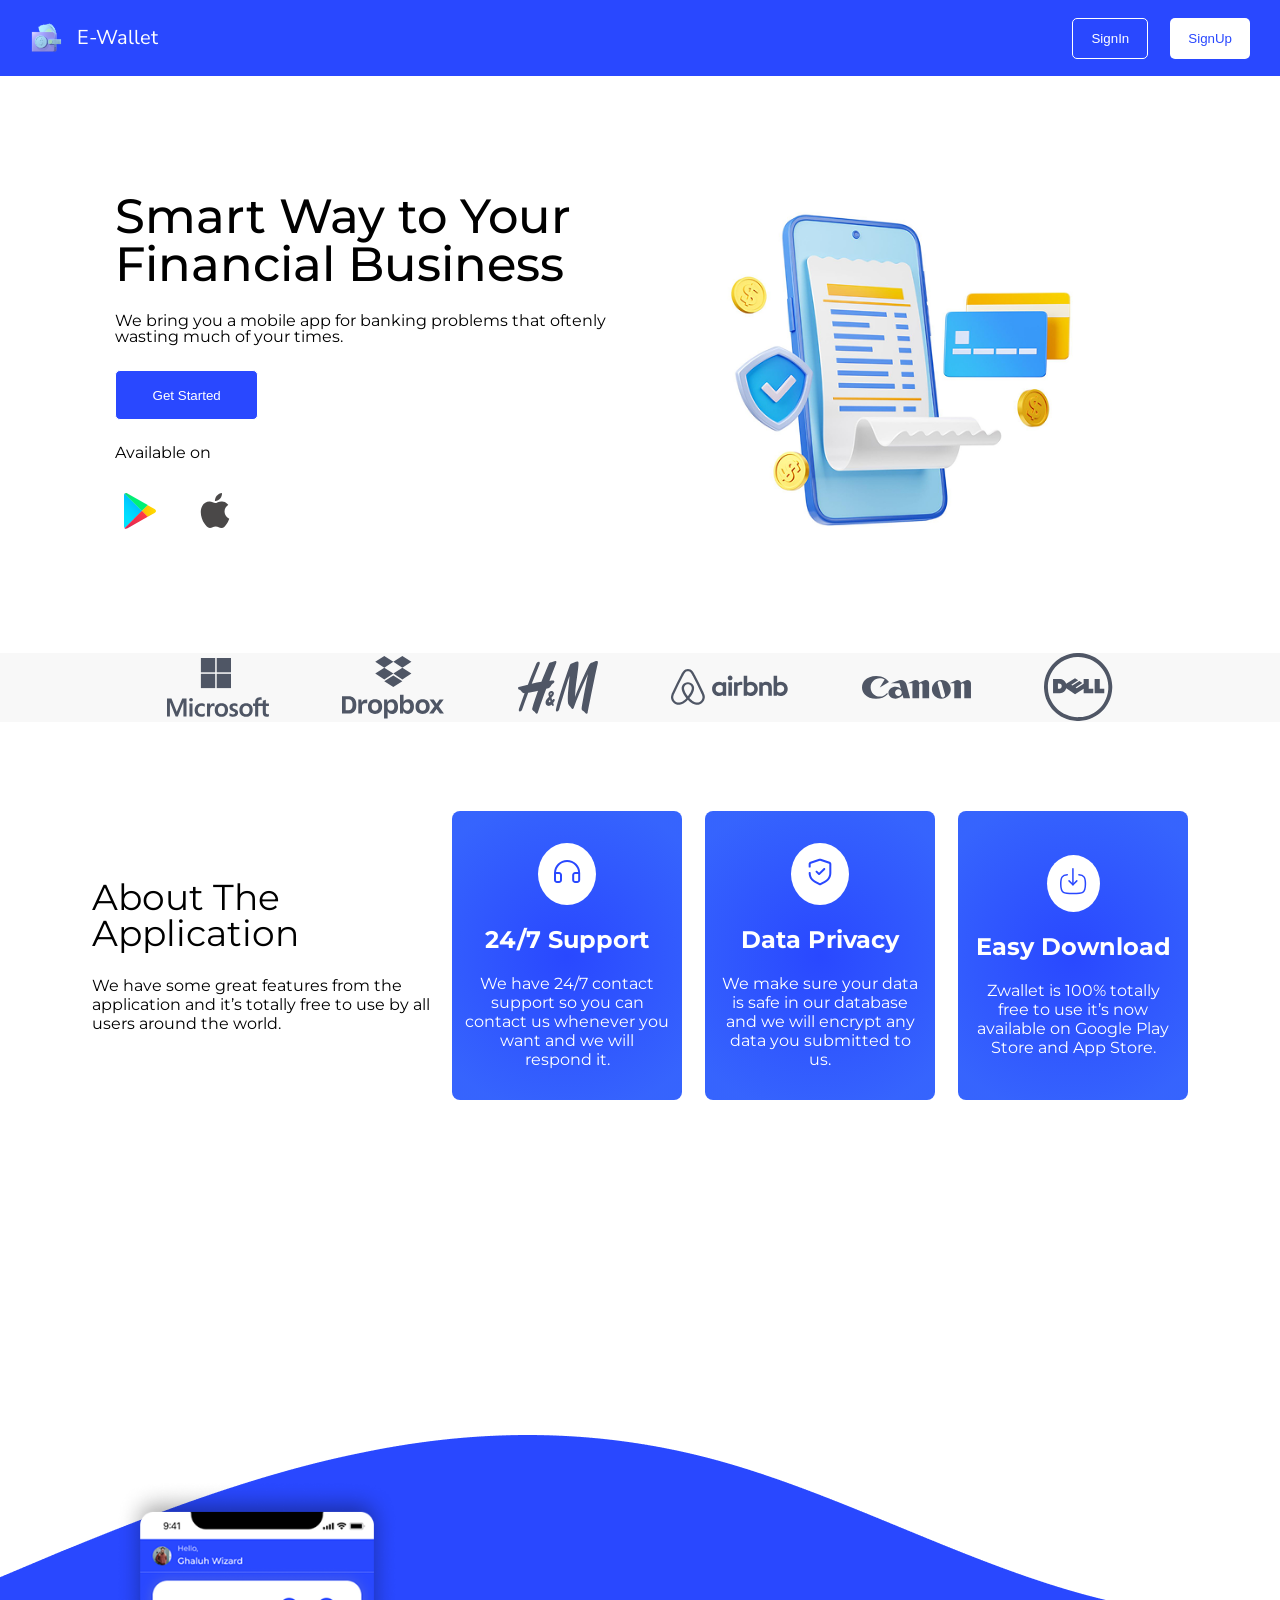
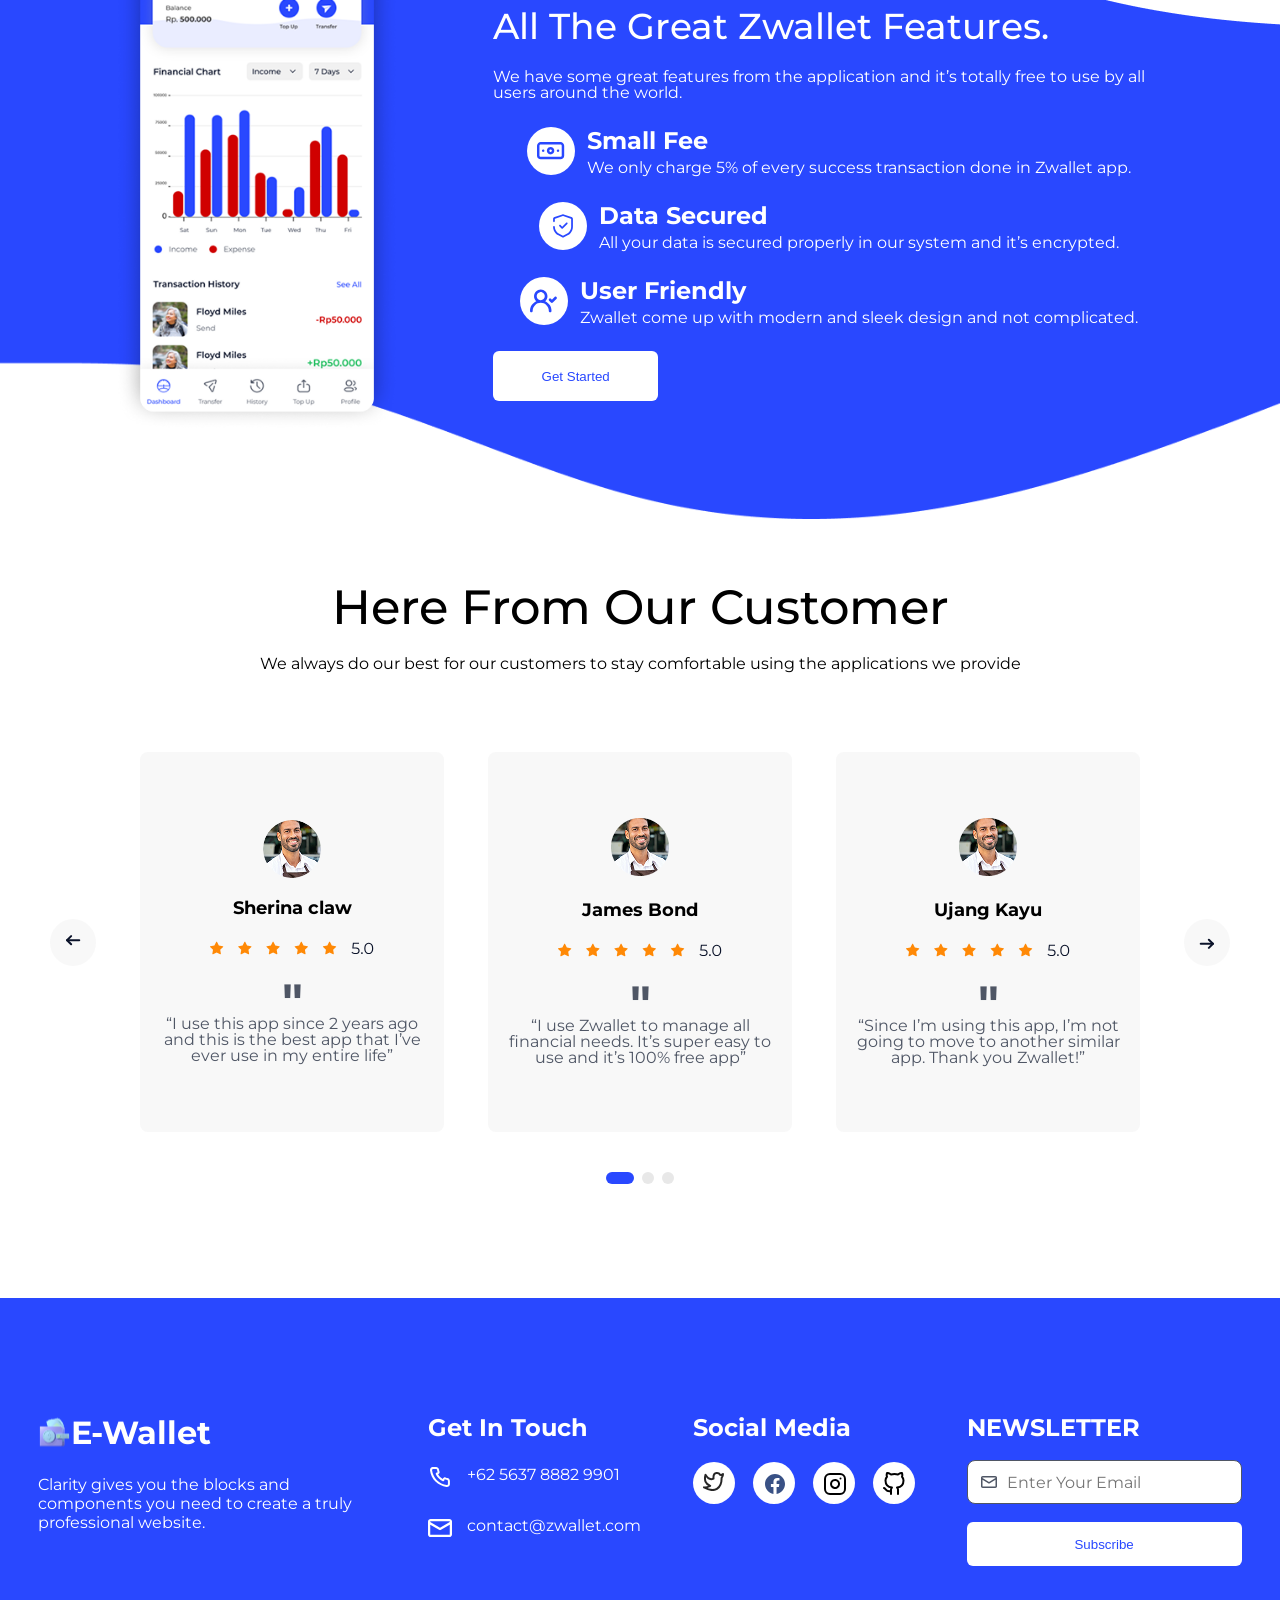
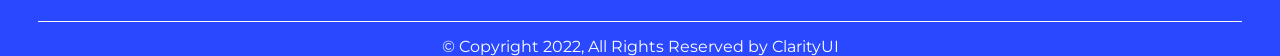
<file: index.html>
<!doctype html>
<html lang="en">
  <head>
    <meta charset="UTF-8" />
    <meta name="viewport" content="width=device-width, initial-scale=1.0" />
    <title>E-Wallet</title>
    <link rel="stylesheet" href="./styles/global.css" />
    <link rel="stylesheet" href="./styles/index.css" />
  </head>
  <body>
    <header>
      <div class="container-title-logo title">
        <img src="./assets/icons/logo.svg" alt="Logo" />
        <span>E-Wallet</span>
      </div>
      <div class="container-btn-header">
        <button
          type="button"
          class="btn-blue"
          onclick="window.location.href = './pages/auth/login.html'"
        >
          SignIn
        </button>
        <button
          type="button"
          class="btn-white"
          onclick="window.location.href = './pages/auth/register.html'"
        >
          SignUp
        </button>
      </div>
      <button class="hamburger-menu">
        <img src="./assets/icons/icon-hamburger-btn.svg" alt="" />
      </button>
    </header>
    <main>
      <section class="hero">
        <div class="left-side-hero">
          <h1>Smart Way to Your Financial Business</h1>
          <p>
            We bring you a mobile app for banking problems that oftenly wasting
            much of your times.
          </p>
          <button class="btn-blue">Get Started</button>
          <p>Available on</p>
          <div class="container-icon-left-side-hero">
            <img src="./assets/icons/gplay.svg" alt="icon gplay" />
            <img src="./assets/icons/appstore.svg" alt="icon appstore" />
          </div>
        </div>
        <picture>
          <img
            src="./assets/images/picture-landingpage-section1-v1.png"
            alt=""
          />
        </picture>
      </section>
      <div class="brands">
        <img src="./assets/icons/microsoft-logo.svg" alt="icon microsoft" />
        <img src="./assets/icons/dropbox-logo.svg" alt="icon dropbox" />
        <img src="./assets/icons/h&m.svg" alt="icon h&m" />
        <img src="./assets/icons/airbnb.svg" alt="icon airbnb" />
        <img src="./assets/icons/canon.svg" alt="icon canon" />
        <img src="./assets/icons/dell.svg" alt="icon dell" />
      </div>
      <section class="about">
        <div class="left-side-about">
          <h1>About The Application</h1>
          <p>
            We have some great features from the application and it’s totally
            free to use by all users around the world.
          </p>
        </div>
        <div class="right-side-about">
          <div class="card-about">
            <div>
              <img src="./assets/icons/Headphones.svg" alt="icon headphone" />
            </div>
            <h2>24/7 Support</h2>
            <p>
              We have 24/7 contact support so you can contact us whenever you
              want and we will respond it.
            </p>
          </div>
          <div class="card-about">
            <div>
              <img
                src="./assets/icons/shielddrone.svg"
                alt="icon shielddrone"
              />
            </div>
            <h2>Data Privacy</h2>
            <p>
              We make sure your data is safe in our database and we will encrypt
              any data you submitted to us.
            </p>
          </div>
          <div class="card-about">
            <div>
              <img
                src="./assets/icons/blue-download-landingpage.svg"
                alt="icon headphone"
              />
            </div>
            <h2>Easy Download</h2>
            <p>
              Zwallet is 100% totally free to use it’s now available on Google
              Play Store and App Store.
            </p>
          </div>
        </div>
      </section>
      <section class="feature">
        <picture>
          <img
            src="./assets/images/picture-landingpage-section2-v1.png"
            alt="Picture app display"
          />
        </picture>
        <div class="right-side-feature">
          <h1>All The Great Zwallet Features.</h1>
          <p>
            We have some great features from the application and it’s totally
            free to use by all users around the world.
          </p>
          <div class="list-feature">
            <div class="img-container-feature">
              <img
                src="./assets/icons/money-bill-landingpage.svg"
                alt="icon-moneybill"
              />
            </div>
            <div class="text-container-feature">
              <h2>Small Fee</h2>
              <p>
                We only charge 5% of every success transaction done in Zwallet
                app.
              </p>
            </div>
          </div>
          <div class="list-feature">
            <div class="img-container-feature">
              <img
                src="./assets/icons/shielddrone.svg"
                alt="icon-shielddrone"
              />
            </div>
            <div class="text-container-feature">
              <h2>Data Secured</h2>
              <p>
                All your data is secured properly in our system and it’s
                encrypted.
              </p>
            </div>
          </div>
          <div class="list-feature">
            <div class="img-container-feature">
              <img
                src="./assets/icons/user-check-landingpage.svg"
                alt="icon-usercheack"
              />
            </div>
            <div class="text-container-feature">
              <h2>User Friendly</h2>
              <p>
                Zwallet come up with modern and sleek design and not
                complicated.
              </p>
            </div>
          </div>
          <button class="btn-white btn-feature">Get Started</button>
        </div>
      </section>
      <section class="customer">
        <div class="top-side-customer">
          <h1>Here From Our Customer</h1>
          <p>
            We always do our best for our customers to stay comfortable using
            the applications we provide
          </p>
        </div>
        <div class="bottom-side-customer">
          <div class="card-container">
            <button class="btn-rating-customer">
              <img src="./assets/icons/arrow-up.svg" />
            </button>
            <div class="card">
              <picture class="container-profile"
                ><img src="./assets/images/dummy-profile-picture.png"
              /></picture>
              <h1>Sherina claw</h1>
              <img src="./assets/icons/group-star.svg" />
              <p class="quote">"</p>
              <p>
                “I use this app since 2 years ago and this is the best app that
                I’ve ever use in my entire life”
              </p>
            </div>
            <div class="card">
              <picture
                ><img src="./assets/images/dummy-profile-picture.png"
              /></picture>
              <h1>James Bond</h1>
              <img src="./assets/icons/group-star.svg" />
              <p class="quote">"</p>
              <p>
                “I use Zwallet to manage all financial needs. It’s super easy to
                use and it’s 100% free app”
              </p>
            </div>
            <div class="card">
              <picture
                ><img src="./assets/images/dummy-profile-picture.png"
              /></picture>
              <h1>Ujang Kayu</h1>
              <img src="./assets/icons/group-star.svg" />
              <p class="quote">"</p>
              <p>
                “Since I’m using this app, I’m not going to move to another
                similar app. Thank you Zwallet!”
              </p>
            </div>
            <button class="btn-rating-customer">
              <img src="./assets/icons/arrow-up.svg" alt="" />
            </button>
          </div>
        </div>
        <div class="pagination-dots" role="tablist">
          <button class="dot dot-active" role="tab"></button>
          <button class="dot" role="tab"></button>
          <button class="dot" role="tab"></button>
        </div>
      </section>
    </main>
    <footer>
      <div class="top-display-footer">
        <div class="container-title-footer">
          <div class="title-footer">
            <img src="./assets/icons/logo.svg" alt="Logo" />
            <h1>E-Wallet</h1>
          </div>
          <p>
            Clarity gives you the blocks and components you need to create a
            truly professional website.
          </p>
        </div>
        <div class="container-contact-footer">
          <h2>Get In Touch</h2>
          <div class="contact">
            <div>
              <img src="./assets/icons/u_phone.svg" alt="icon phone" />
            </div>
            <p>+62 5637 8882 9901</p>
          </div>
          <div class="contact">
            <div>
              <img src="./assets/icons/white-mail.svg" alt="icon mail" />
            </div>
            <p>contact@zwallet.com</p>
          </div>
        </div>
        <div class="container-social-footer">
          <h2>Social Media</h2>
          <div class="social-media">
            <a href="#" target="_blank">
              <img src="./assets/icons/icon-twitter.svg" alt="icon twitter" />
            </a>
            <a href="https//www.facebook.com/alymutadji" target="_blank">
              <img src="./assets/icons/icon-facebook.svg" alt="icon facebook" />
            </a>
            <a href="https//www.instagram.com/l1mus" target="_blank">
              <img
                src="./assets/icons/icon-instagram.svg"
                alt="icon instagram"
              />
            </a>
            <a href="https://github.com/L1mus" target="_blank">
              <img src="./assets/icons/icon-github.svg" alt="icon github" />
            </a>
          </div>
        </div>
        <div class="container-newsletter-footer">
          <h2>NEWSLETTER</h2>
          <div class="container-input-auth">
            <img src="./assets/icons/mail.svg" alt="icon email" />
            <input
              class="input-auth"
              type="email"
              placeholder="Enter Your Email"
            />
          </div>
          <button class="btn-white btn-sizing">Subscribe</button>
        </div>
      </div>
      <p>© Copyright 2022, All Rights Reserved by ClarityUI</p>
    </footer>
  </body>
</html>
</file>
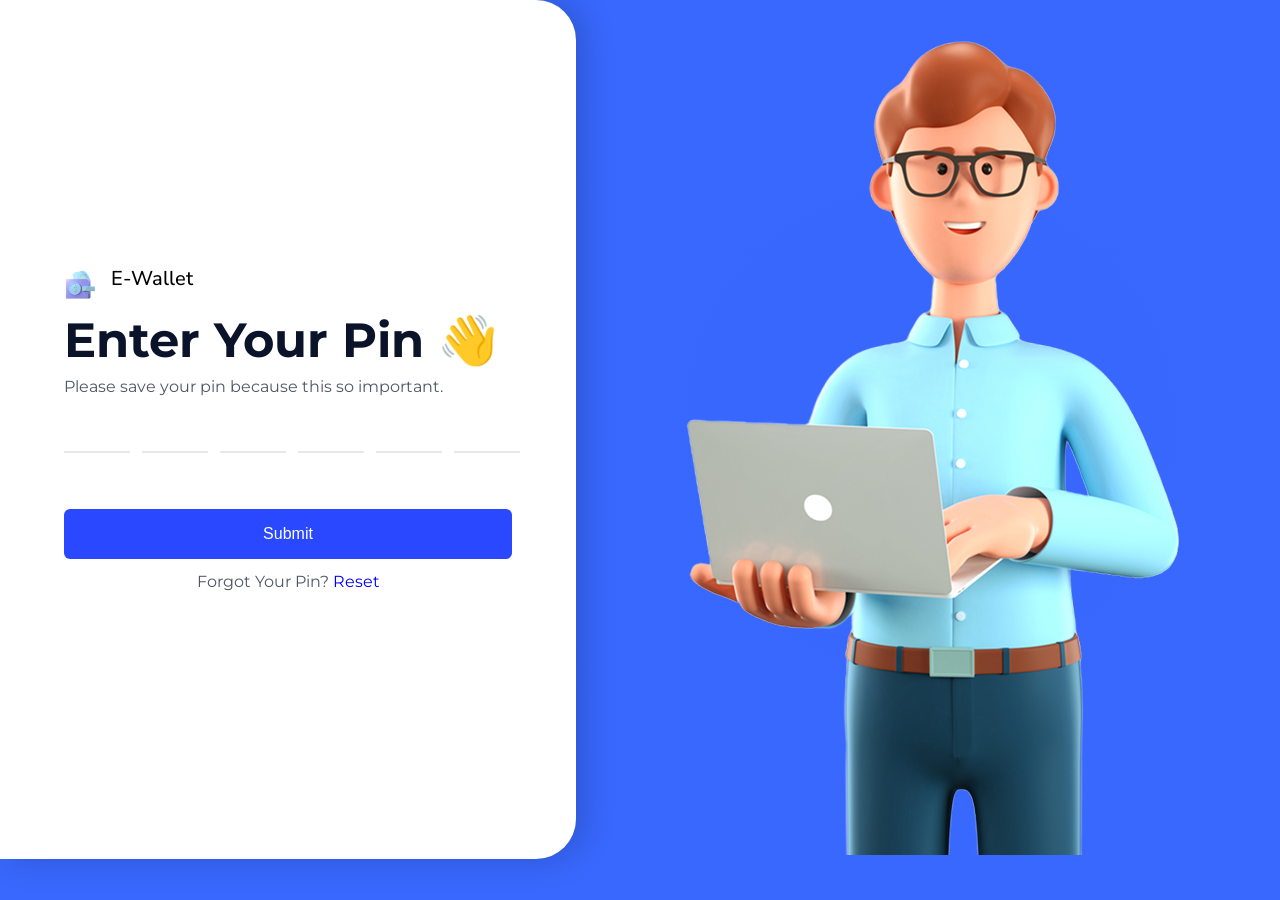
<file: pages/auth/enter-pin.html>
<!doctype html>
<html lang="en">
  <head>
    <meta charset="UTF-8" />
    <meta name="viewport" content="width=device-width, initial-scale=1.0" />
    <title>Register</title>
    <link rel="stylesheet" href="../../styles/global.css" />
    <link rel="stylesheet" href="../../styles/enter-pin.css" />
  </head>
  <body>
    <div class="left-side">
      <header>
        <img src="../../assets/icons/logo.svg" alt="Logo" />
        <span class="title">E-Wallet</span>
      </header>
      <main>
        <h1 class="heading-1">Enter Your Pin 👋</h1>
        <p>Please save your pin because this so important.</p>
        <form class="form-layout" action="">
          <div class="container-input-pin">
            <input
              type="text"
              inputmode="numeric"
              maxlength="1"
              pattern="[0-9]*"
              autocomplete="off"
            />
            <input
              type="text"
              inputmode="numeric"
              maxlength="1"
              pattern="[0-9]*"
              autocomplete="off"
            />
            <input
              type="text"
              inputmode="numeric"
              maxlength="1"
              pattern="[0-9]*"
              autocomplete="off"
            />
            <input
              type="text"
              inputmode="numeric"
              maxlength="1"
              pattern="[0-9]*"
              autocomplete="off"
            />
            <input
              type="text"
              inputmode="numeric"
              maxlength="1"
              pattern="[0-9]*"
              autocomplete="off"
            />
            <input
              type="text"
              inputmode="numeric"
              maxlength="1"
              pattern="[0-9]*"
              autocomplete="off"
            />
          </div>
          <button type="submit" class="btn-blue btn-sizing">Submit</button>
        </form>
        <p>
          Forgot Your Pin?
          <span class="text-reset"
            ><a href="./forgot-password.html">Reset</a></span
          >
        </p>
      </main>
    </div>
    <div class="right-side">
      <picture>
        <img
          src="../../assets/images/dekstop-enter-pin-picture.png"
          alt="register-picture"
        />
      </picture>
    </div>
  </body>
</html>
</file>
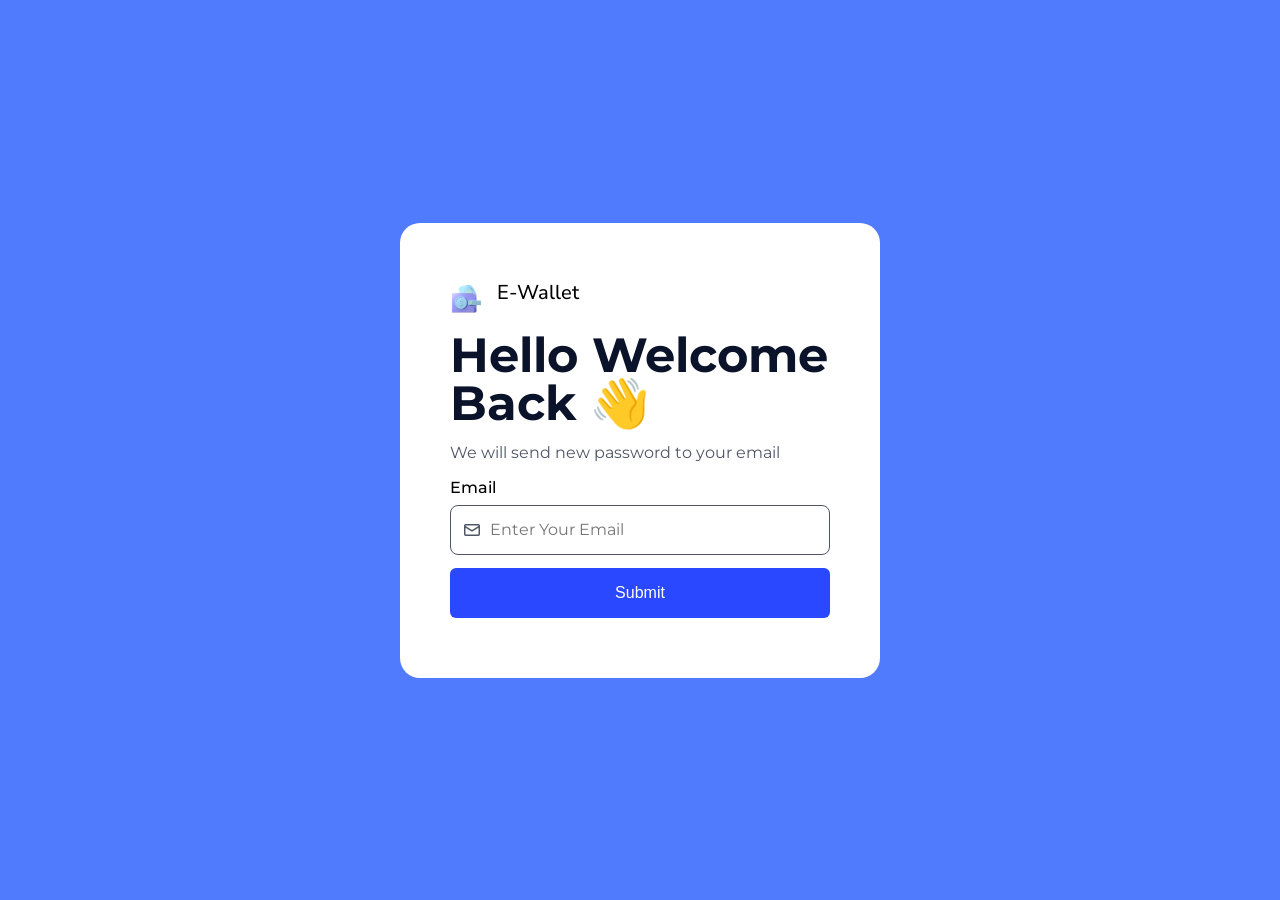
<file: pages/auth/forgot-password.html>
<!doctype html>
<html lang="en">
  <head>
    <meta charset="UTF-8" />
    <meta name="viewport" content="width=device-width, initial-scale=1.0" />
    <title>Forgot Password</title>
    <link rel="stylesheet" href="../../styles/global.css" />
    <link rel="stylesheet" href="../../styles/forgot-password.css" />
  </head>
  <body>
    <div class="card">
      <header>
        <img src="../../assets/icons/logo.svg" alt="Logo" />
        <span class="title">E-Wallet</span>
      </header>
      <main>
        <h1 class="heading-1">Hello Welcome Back 👋</h1>
        <p>We will send new password to your email</p>
        <form class="form-layout" action="">
          <div class="container-auth">
            <label class="label-input-auth base" for="forgot-email"
              >Email</label
            >
            <div class="container-input-auth">
              <img src="../../assets/icons/mail.svg" alt="icon email" />
              <input
                id="forgot-email"
                class="input-auth"
                type="email"
                placeholder="Enter Your Email"
                required
              />
            </div>
          </div>
          <button type="submit" class="btn-blue btn-sizing">Submit</button>
        </form>
      </main>
    </div>
  </body>
</html>
</file>
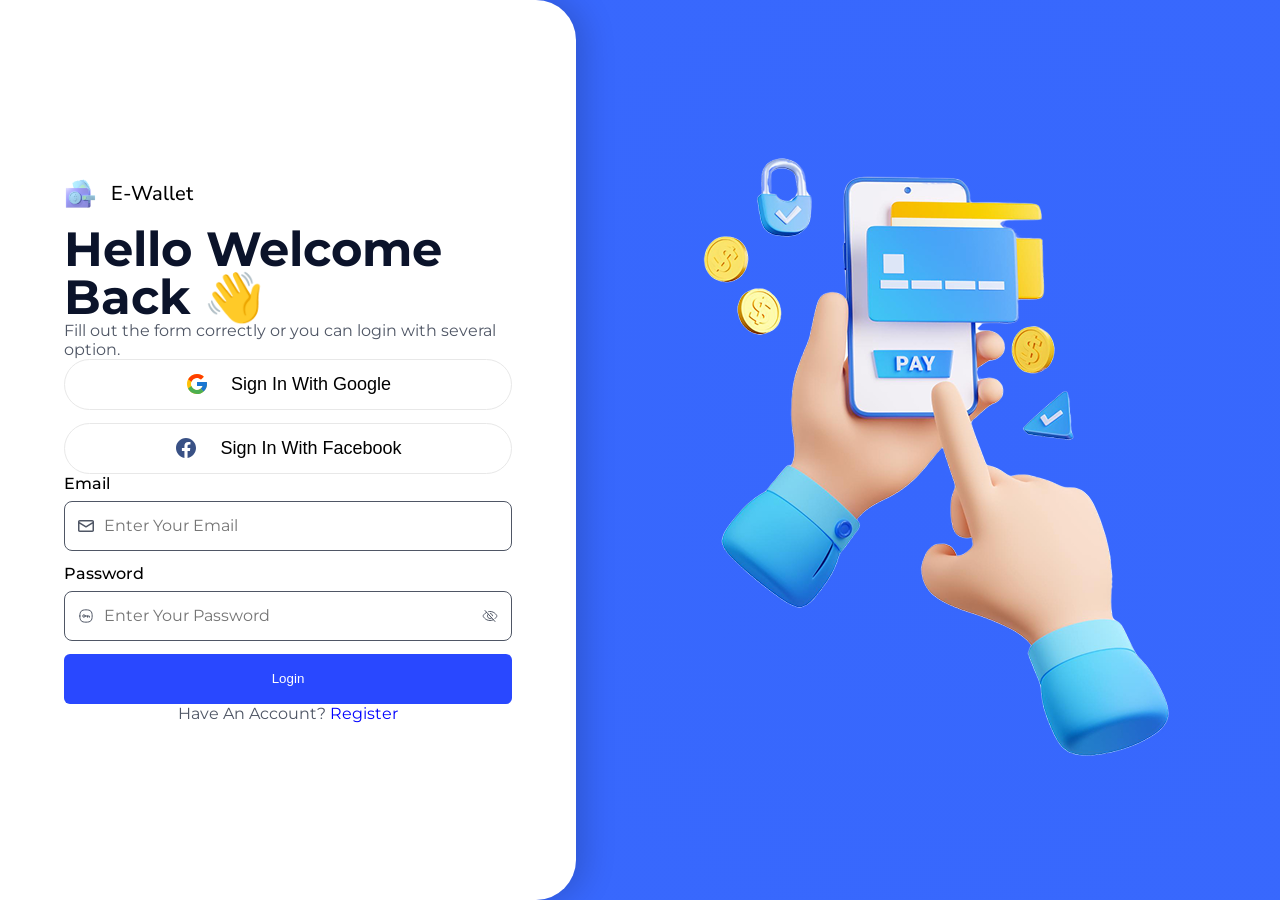
<file: pages/auth/login.html>
<!doctype html>
<html lang="en">
  <head>
    <meta charset="UTF-8" />
    <meta name="viewport" content="width=device-width, initial-scale=1.0" />
    <title>Login</title>
    <link rel="stylesheet" href="../../styles/global.css" />
    <link rel="stylesheet" href="../../styles/login.css" />
  </head>
  <body>
    <div class="left-side">
      <header>
        <img src="../../assets/icons/logo.svg" alt="Logo" />
        <span class="title">E-Wallet</span>
      </header>
      <main>
        <h1 class="heading-1">Hello Welcome Back 👋</h1>
        <p>Fill out the form correctly or you can login with several option.</p>
        <div class="container-btn-oauth">
          <button
            type="button"
            class="btn-register"
            onclick="window.location.href = '../dashboard/mainv1.html'"
          >
            <img
              src="../../assets/icons/icon-google.svg "
              alt="icon Facebook"
            />Sign In With Google
          </button>
          <button
            type="button"
            class="btn-register"
            onclick="window.location.href = '../dashboard/mainv1.html'"
          >
            <img
              src="../../assets/icons/icon-facebook.svg"
              alt="icon Facebook"
            />Sign In With Facebook
          </button>
        </div>
        <form class="form-layout" action="">
          <div class="container-auth">
            <label class="label-input-auth base" for="login-email">Email</label>
            <div class="container-input-auth">
              <img src="../../assets/icons/mail.svg" alt="icon email" />
              <input
                id="login-email"
                class="input-auth"
                type="email"
                placeholder="Enter Your Email"
                required
              />
            </div>
          </div>
          <div class="container-auth">
            <label class="label-input-auth base" for="login-password"
              >Password</label
            >
            <div class="container-input-auth">
              <img
                src="../../assets/icons/password.svg"
                alt="toggle password visible"
              />
              <input
                id="login-password"
                class="input-auth"
                type="password"
                placeholder="Enter Your Password"
                required
              />
              <img
                src="../../assets/icons/eye-off.svg"
                alt="toggle password visible"
              />
            </div>
          </div>
          <button type="submit" class="btn-blue btn-sizing">Login</button>
        </form>
        <p>
          Have An Account?
          <span class="text-register"
            ><a href="./register.html">Register</a></span
          >
        </p>
      </main>
    </div>
    <div class="right-side">
      <picture>
        <img
          src="../../assets/images/dekstop-login-picture.png"
          alt="register-picture"
        />
      </picture>
    </div>
  </body>
</html>
</file>
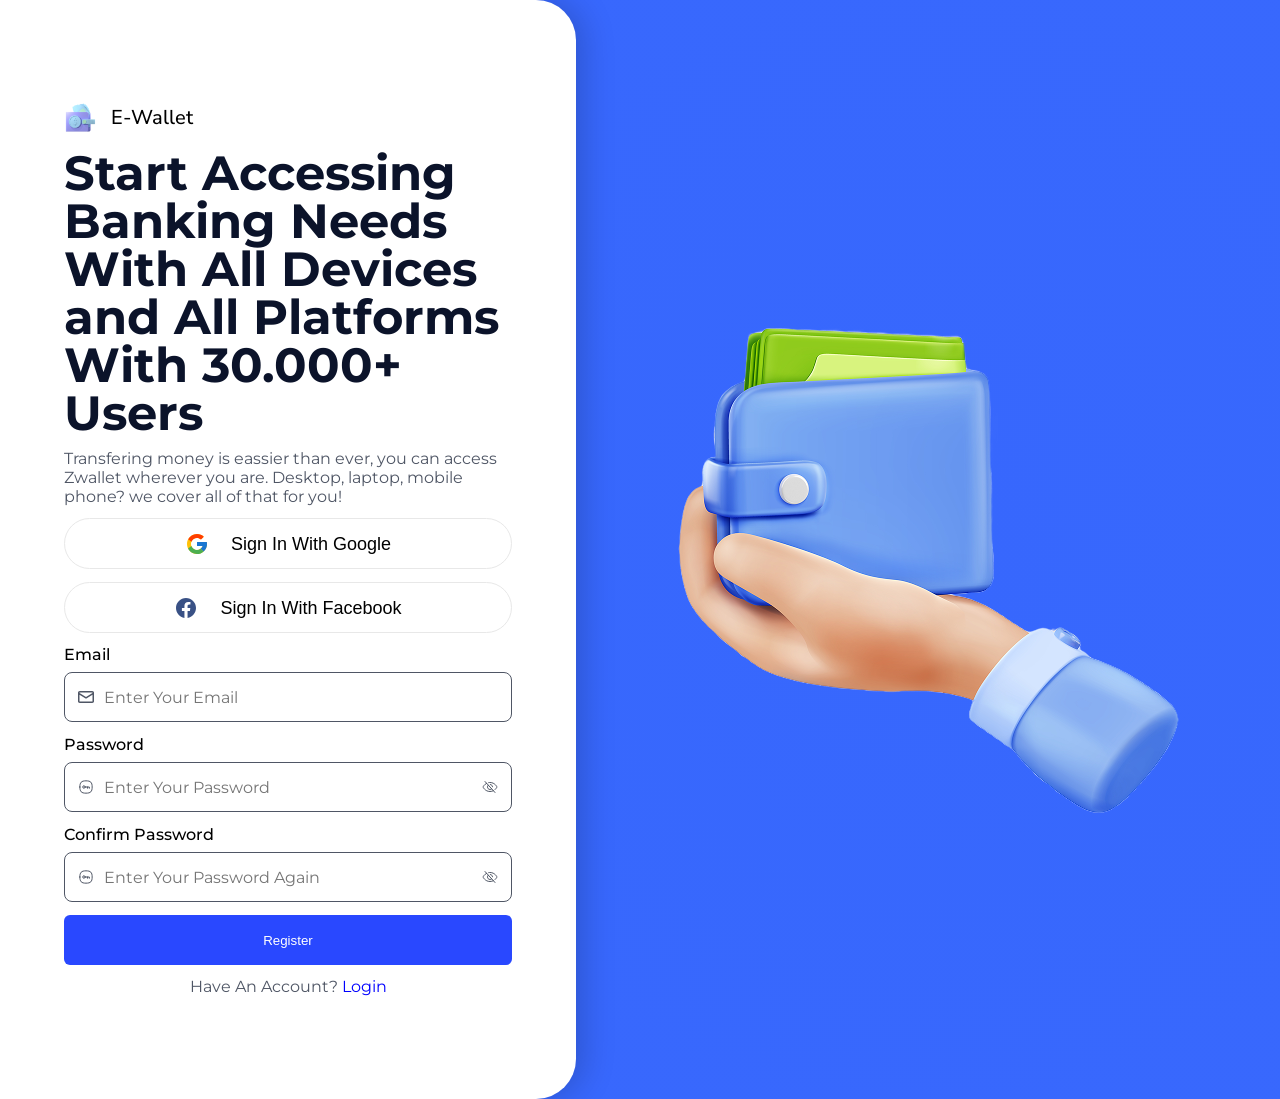
<file: pages/auth/register.html>
<!doctype html>
<html lang="en">
  <head>
    <meta charset="UTF-8" />
    <meta name="viewport" content="width=device-width, initial-scale=1.0" />
    <title>Register</title>
    <link rel="stylesheet" href="../../styles/global.css" />
    <link rel="stylesheet" href="../../styles/register.css" />
  </head>
  <body>
    <div class="left-side">
      <header>
        <img src="../../assets/icons/logo.svg" alt="Logo" />
        <span class="title">E-Wallet</span>
      </header>
      <main>
        <h1 class="heading-1">
          Start Accessing Banking Needs With All Devices and All Platforms With
          30.000+ Users
        </h1>
        <p>
          Transfering money is eassier than ever, you can access Zwallet
          wherever you are. Desktop, laptop, mobile phone? we cover all of that
          for you!
        </p>
        <div class="container-btn-oauth">
          <button type="button" class="btn-register">
            <img
              src="../../assets/icons/icon-google.svg "
              alt="icon Facebook"
            />Sign In With Google
          </button>
          <button type="button" class="btn-register">
            <img
              src="../../assets/icons/icon-facebook.svg"
              alt="icon Facebook"
            />Sign In With Facebook
          </button>
        </div>
        <form class="form-layout" action="">
          <div class="container-auth">
            <label class="label-input-auth base" for="register-email"
              >Email</label
            >
            <div class="container-input-auth">
              <img src="../../assets/icons/mail.svg" alt="icon email" />
              <input
                id="register-email"
                class="input-auth"
                type="email"
                placeholder="Enter Your Email"
                required
              />
            </div>
          </div>
          <div class="container-auth">
            <label class="label-input-auth base" for="register-password"
              >Password</label
            >
            <div class="container-input-auth">
              <img src="../../assets/icons/password.svg" alt="icon email" />
              <input
                id="register-password"
                class="input-auth"
                type="password"
                placeholder="Enter Your Password"
                required
              />
              <img src="../../assets/icons/eye-off.svg" alt="icon eyeoff" />
            </div>
          </div>
          <div class="container-auth">
            <label class="label-input-auth base" for="register-confirm-password"
              >Confirm Password</label
            >
            <div class="container-input-auth">
              <img src="../../assets/icons/password.svg" alt="icon email" />
              <input
                id="register-confirm-password"
                class="input-auth"
                type="password"
                placeholder="Enter Your Password Again"
                required
              />
              <img src="../../assets/icons/eye-off.svg" alt="icon eyeoff" />
            </div>
          </div>
          <button type="submit" class="btn-blue btn-sizing">Register</button>
        </form>
        <p>
          Have An Account?
          <span class="text-login"><a href="./login.html">Login</a></span>
        </p>
      </main>
    </div>
    <div class="right-side">
      <picture>
        <img
          src="../../assets/images/dekstop-register-picture.png"
          alt="register-picture"
        />
      </picture>
    </div>
  </body>
</html>
</file>
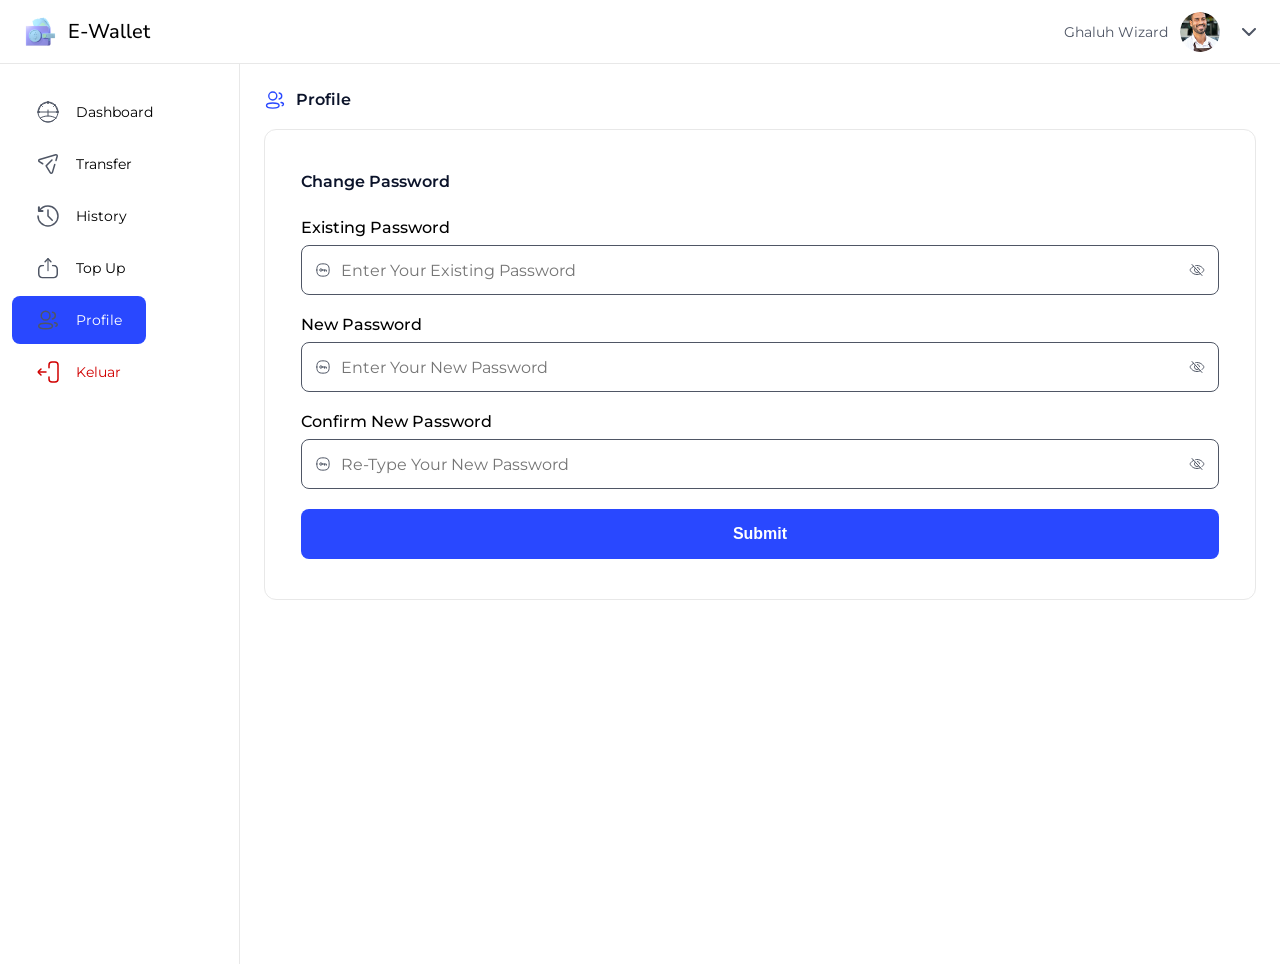
<file: pages/dashboard/change-password.html>
<!doctype html>
<html lang="en">
  <head>
    <meta charset="UTF-8" />
    <meta name="viewport" content="width=device-width, initial-scale=1.0" />
    <title>Change Password</title>
    <link rel="stylesheet" href="../../styles/global.css" />
    <link rel="stylesheet" href="../../styles/layout-dashboard.css" />
    <link rel="stylesheet" href="../../styles/change-password.css" />
  </head>
  <body>
    <header class="header-dekstop">
      <div>
        <div class="title">
          <img src="../../assets/icons/logo.svg" alt="" />
          <span>E-Wallet</span>
        </div>
      </div>
      <div class="container-profile-dropdown">
        <div class="profile-container">
          <h1 class="username">Ghaluh Wizard</h1>
          <div class="avatar-image">
            <img src="../../assets/images/dummy-profile-picture.png" />
          </div>
        </div>
        <button class="btn-dropdown">
          <img src="../../assets/icons/arrow-dropdown.svg" />
        </button>
      </div>
    </header>

    <div class="header-mobile text-dashboardv4">
      <div>
        <p>Profile</p>
      </div>
    </div>

    <aside class="sidebar">
      <nav class="navigation-bar">
        <ul>
          <li class="nav-item">
            <a href="./mainv1.html">
              <img src="../../assets/icons/dashboard-two.svg" alt="Dashboard" />
              <span>Dashboard</span>
            </a>
          </li>
          <li class="nav-item">
            <a href="./transfer.html">
              <img src="../../assets/icons/Send.svg" alt="Transfer" />
              <span>Transfer</span>
            </a>
          </li>
          <li class="nav-item">
            <a href="./history-transaction.html">
              <img src="../../assets/icons/history.svg" alt="History" />
              <span>History</span>
            </a>
          </li>
          <li class="nav-item">
            <a href="./top-up.html">
              <img src="../../assets/icons/Upload.svg" alt="Top Up" />
              <span>Top Up</span>
            </a>
          </li>
          <li class="nav-item active">
            <a href="./edit-profile.html">
              <img src="../../assets/icons/2 User.svg" alt="Profile" />
              <span>Profile</span>
            </a>
          </li>
          <li class="nav-item logout">
            <a href="../auth/login.html">
              <img src="../../assets/icons/Log Out.svg" alt="Keluar" />
              <span>Keluar</span>
            </a>
          </li>
        </ul>
      </nav>
    </aside>
    <main>
      <section class="profile-wrapper">
        <div class="profile-page-title">
          <img src="../../assets/icons/2 Use-blue.svg" alt="Profile Icon" />
          <h2>Profile</h2>
        </div>

        <div class="card-change-password">
          <h3 class="heading-1">Change Password</h3>

          <div class="form-layout">
            <div class="container-auth">
              <label class="label-input-auth base" for="existing-password"
                >Existing Password</label
              >
              <div class="container-input-auth">
                <img src="../../assets/icons/password.svg" />
                <input
                  id="existing-password"
                  class="input-auth"
                  type="password"
                  placeholder="Enter Your Existing Password"
                />
                <img src="../../assets/icons/eye-off.svg" />
              </div>
            </div>

            <div class="container-auth">
              <label class="label-input-auth base" for="new-password"
                >New Password</label
              >
              <div class="container-input-auth">
                <img src="../../assets/icons/password.svg" />
                <input
                  id="new-password"
                  class="input-auth"
                  type="password"
                  placeholder="Enter Your New Password"
                />
                <img src="../../assets/icons/eye-off.svg" />
              </div>
            </div>

            <div class="container-auth">
              <label class="label-input-auth base" for="confirm-new-password"
                >Confirm New Password</label
              >
              <div class="container-input-auth">
                <img src="../../assets/icons/password.svg" />
                <input
                  id="confirm-new-password"
                  class="input-auth"
                  type="password"
                  placeholder="Re-Type Your New Password"
                />
                <img src="../../assets/icons/eye-off.svg" />
              </div>
            </div>

            <button type="button" class="btn-blue btn-sizing">Submit</button>
          </div>
        </div>
      </section>
    </main>
  </body>
</html>
</file>
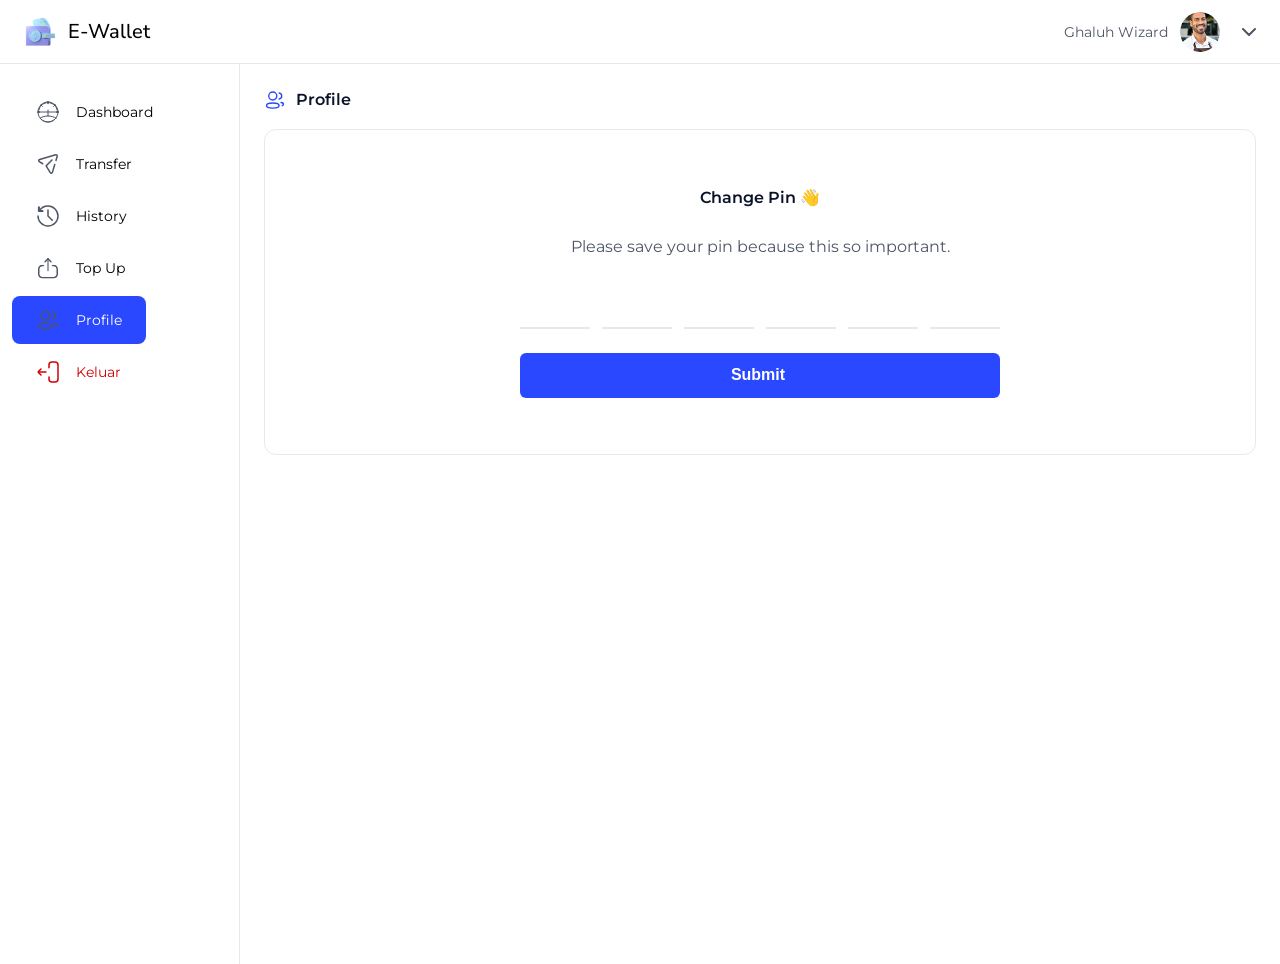
<file: pages/dashboard/change-pin.html>
<!doctype html>
<html lang="en">
  <head>
    <meta charset="UTF-8" />
    <meta name="viewport" content="width=device-width, initial-scale=1.0" />
    <title>Change Pin</title>
    <link rel="stylesheet" href="../../styles/global.css" />
    <link rel="stylesheet" href="../../styles/layout-dashboard.css" />
    <link rel="stylesheet" href="../../styles/change-pin.css" />
  </head>
  <body>
    <header class="header-dekstop">
      <div>
        <div class="title">
          <img src="../../assets/icons/logo.svg" alt="" />
          <span>E-Wallet</span>
        </div>
      </div>
      <div class="container-profile-dropdown">
        <div class="profile-container">
          <h1 class="username">Ghaluh Wizard</h1>
          <div class="avatar-image">
            <img src="../../assets/images/dummy-profile-picture.png" />
          </div>
        </div>
        <button class="btn-dropdown">
          <img src="../../assets/icons/arrow-dropdown.svg" />
        </button>
      </div>
    </header>

    <div class="header-mobile text-dashboardv4">
      <div>
        <p>Profile</p>
      </div>
    </div>

    <aside class="sidebar">
      <nav class="navigation-bar">
        <ul>
          <li class="nav-item">
            <a href="./mainv1.html">
              <img src="../../assets/icons/dashboard-two.svg" alt="Dashboard" />
              <span>Dashboard</span>
            </a>
          </li>
          <li class="nav-item">
            <a href="./transfer.html">
              <img src="../../assets/icons/Send.svg" alt="Transfer" />
              <span>Transfer</span>
            </a>
          </li>
          <li class="nav-item">
            <a href="./history-transaction.html">
              <img src="../../assets/icons/history.svg" alt="History" />
              <span>History</span>
            </a>
          </li>
          <li class="nav-item">
            <a href="./top-up.html">
              <img src="../../assets/icons/Upload.svg" alt="Top Up" />
              <span>Top Up</span>
            </a>
          </li>
          <li class="nav-item active">
            <a href="./edit-profile.html">
              <img src="../../assets/icons/2 User.svg" alt="Profile" />
              <span>Profile</span>
            </a>
          </li>
          <li class="nav-item logout">
            <a href="../auth/login.html">
              <img src="../../assets/icons/Log Out.svg" alt="Keluar" />
              <span>Keluar</span>
            </a>
          </li>
        </ul>
      </nav>
    </aside>

    <main>
      <section class="profile-wrapper">
        <div class="profile-page-title">
          <img src="../../assets/icons/2 Use-blue.svg" />
          <h2>Profile</h2>
        </div>

        <div class="card-change-pin">
          <div class="form-layout">
            <h3 class="heading-1">Change Pin 👋</h3>
            <p>Please save your pin because this so important.</p>

            <div class="container-input-pin">
              <input
                type="text"
                inputmode="numeric"
                maxlength="1"
                pattern="[0-9]*"
                autocomplete="off"
              />
              <input
                type="text"
                inputmode="numeric"
                maxlength="1"
                pattern="[0-9]*"
                autocomplete="off"
              />
              <input
                type="text"
                inputmode="numeric"
                maxlength="1"
                pattern="[0-9]*"
                autocomplete="off"
              />
              <input
                type="text"
                inputmode="numeric"
                maxlength="1"
                pattern="[0-9]*"
                autocomplete="off"
              />
              <input
                type="text"
                inputmode="numeric"
                maxlength="1"
                pattern="[0-9]*"
                autocomplete="off"
              />
              <input
                type="text"
                inputmode="numeric"
                maxlength="1"
                pattern="[0-9]*"
                autocomplete="off"
              />
            </div>

            <button type="button" class="btn-blue btn-sizing">Submit</button>
          </div>
        </div>
      </section>
    </main>
  </body>
</html>
</file>
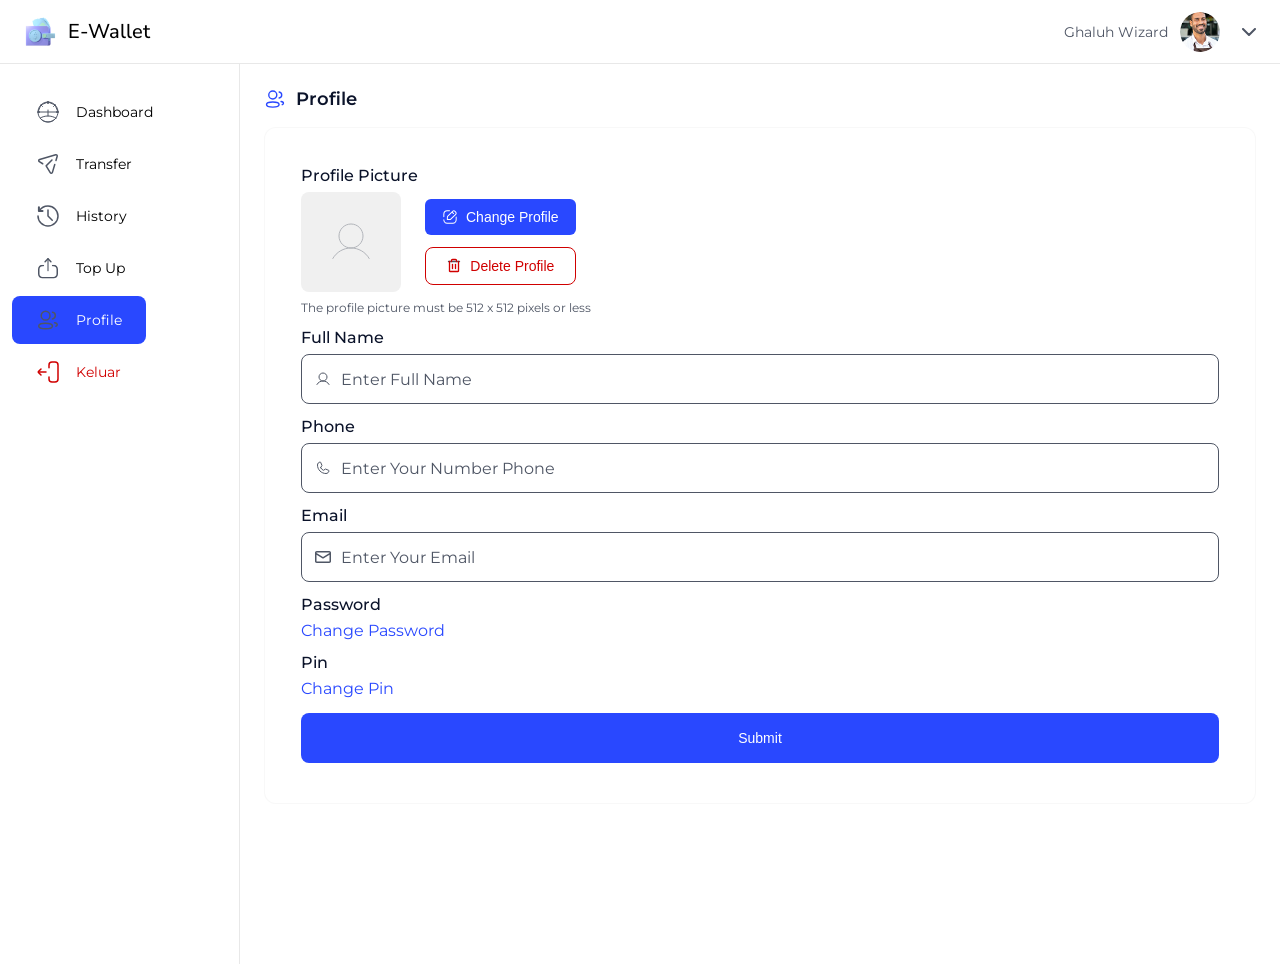
<file: pages/dashboard/edit-profile.html>
<!doctype html>
<html lang="en">
  <head>
    <meta charset="UTF-8" />
    <meta name="viewport" content="width=device-width, initial-scale=1.0" />
    <title>Profile</title>
    <link rel="stylesheet" href="../../styles/global.css" />
    <link rel="stylesheet" href="../../styles/layout-dashboard.css" />
    <link rel="stylesheet" href="../../styles/edit-profile.css" />
  </head>
  <body>
    <header class="header-dekstop">
      <div>
        <div class="title">
          <img src="../../assets/icons/logo.svg" alt="" />
          <span>E-Wallet</span>
        </div>
      </div>
      <div class="container-profile-dropdown">
        <div class="profile-container">
          <h1 class="username">Ghaluh Wizard</h1>
          <div class="avatar-image">
            <img src="../../assets/images/dummy-profile-picture.png" />
          </div>
        </div>
        <button class="btn-dropdown">
          <img src="../../assets/icons/arrow-dropdown.svg" />
        </button>
      </div>
    </header>

    <div class="header-mobile text-dashboardv4">
      <div>
        <p>Profile</p>
      </div>
    </div>

    <aside class="sidebar">
      <nav class="navigation-bar">
        <ul>
          <li class="nav-item">
            <a href="./mainv1.html">
              <img src="../../assets/icons/dashboard-two.svg" alt="Dashboard" />
              <span>Dashboard</span>
            </a>
          </li>
          <li class="nav-item">
            <a href="./transfer.html">
              <img src="../../assets/icons/Send.svg" alt="Transfer" />
              <span>Transfer</span>
            </a>
          </li>
          <li class="nav-item">
            <a href="./history-transaction.html">
              <img src="../../assets/icons/history.svg" alt="History" />
              <span>History</span>
            </a>
          </li>
          <li class="nav-item">
            <a href="./top-up.html">
              <img src="../../assets/icons/Upload.svg" alt="Top Up" />
              <span>Top Up</span>
            </a>
          </li>
          <li class="nav-item active">
            <a href="./edit-profile.html">
              <img src="../../assets/icons/2 User.svg" alt="Profile" />
              <span>Profile</span>
            </a>
          </li>
          <li class="nav-item logout">
            <a href="../auth/login.html">
              <img src="../../assets/icons/Log Out.svg" alt="Keluar" />
              <span>Keluar</span>
            </a>
          </li>
        </ul>
      </nav>
    </aside>

    <main>
      <section class="profile-wrapper">
        <div class="profile-page-title">
          <img src="../../assets/icons/2 Use-blue.svg" />
          <h2>Profile</h2>
        </div>

        <div class="card-profile-form">
          <div class="profile-section">
            <h3 class="section-title">Profile Picture</h3>
            <div class="profile-picture-row">
              <div class="profile-picture-preview">
                <img
                  src="../../assets/icons/User-2.svg"
                  alt="profile picture"
                />
              </div>
              <div class="profile-picture-actions">
                <button type="button" class="btn-blue btn-change-profile">
                  <img
                    src="../../assets/icons/Edit Square.svg"
                    alt="icon edit"
                  />
                  Change Profile
                </button>
                <button type="button" class="btn-delete-profile">
                  <img src="../../assets/icons/Trash.svg" alt="icon trash" />
                  Delete Profile
                </button>
              </div>
            </div>
            <p class="profile-picture-note">
              The profile picture must be 512 x 512 pixels or less
            </p>
          </div>

          <div class="profile-section">
            <label class="section-title" for="profile-fullname"
              >Full Name</label
            >
            <div class="container-input-auth">
              <img src="../../assets/icons/User-2-small.svg" />
              <input
                id="profile-fullname"
                class="input-auth"
                type="text"
                placeholder="Enter Full Name"
              />
            </div>
          </div>

          <div class="profile-section">
            <label class="section-title" for="profile-phone">Phone</label>
            <div class="container-input-auth">
              <img src="../../assets/icons/Phone.svg" />
              <input
                id="profile-phone"
                class="input-auth"
                type="tel"
                placeholder="Enter Your Number Phone"
              />
            </div>
          </div>

          <div class="profile-section">
            <label class="section-title" for="profile-email">Email</label>
            <div class="container-input-auth">
              <img src="../../assets/icons/mail.svg" />
              <input
                id="profile-email"
                class="input-auth"
                type="email"
                placeholder="Enter Your Email"
              />
            </div>
          </div>

          <div class="profile-section">
            <h3 class="section-title">Password</h3>
            <a href="./change-password.html" class="link-change"
              >Change Password</a
            >
          </div>

          <div class="profile-section">
            <h3 class="section-title">Pin</h3>
            <a href="./change-pin.html" class="link-change">Change Pin</a>
          </div>

          <button type="button" class="btn-blue btn-submit-profile">
            Submit
          </button>
        </div>
      </section>
    </main>
  </body>
</html>
</file>
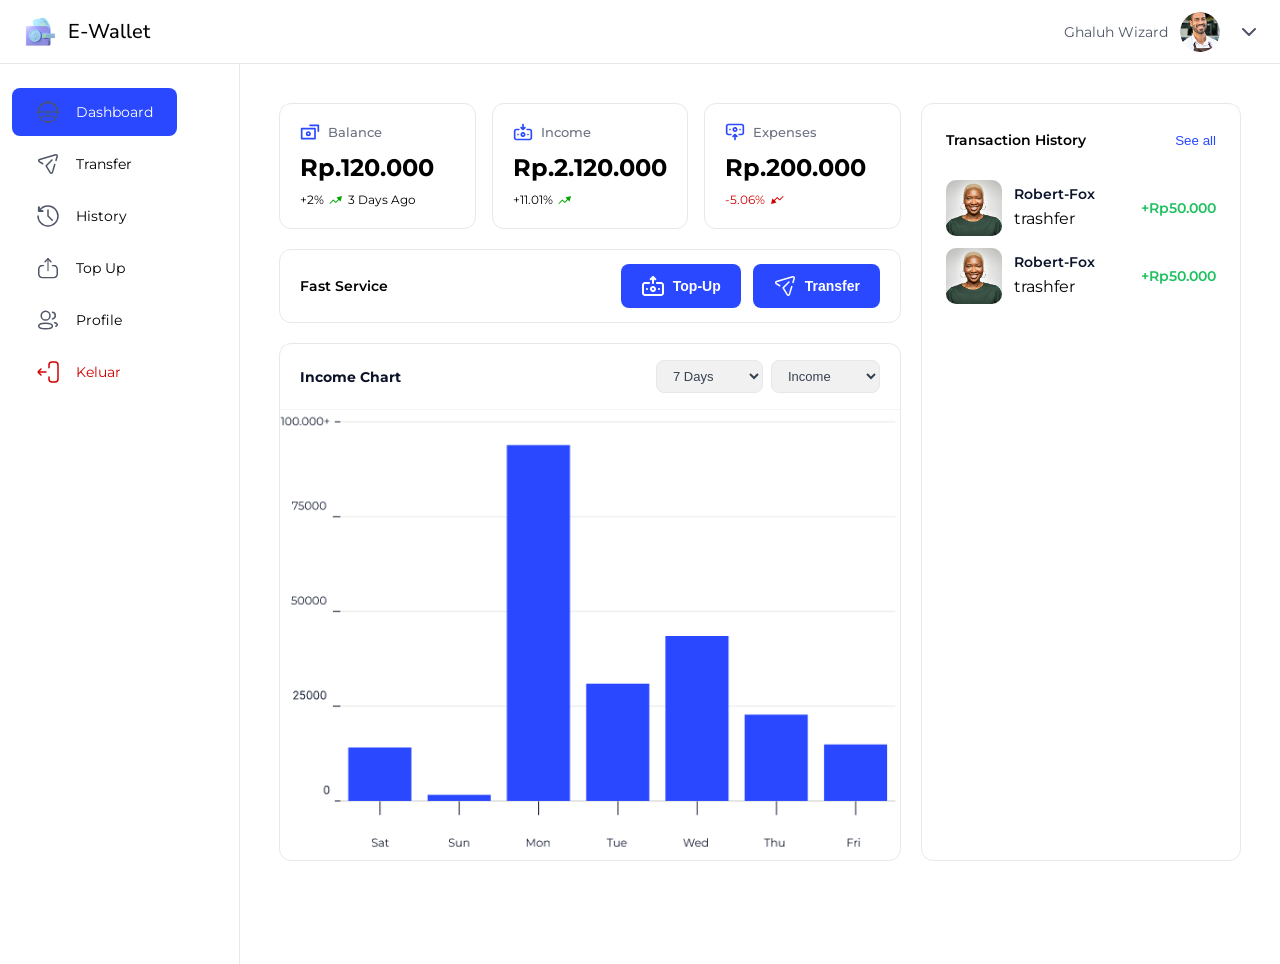
<file: pages/dashboard/mainv1.html>
<!doctype html>
<html lang="en">
  <head>
    <meta charset="UTF-8" />
    <meta name="viewport" content="width=device-width, initial-scale=1.0" />
    <link rel="stylesheet" href="../../styles/global.css" />
    <link rel="stylesheet" href="../../styles/layout-dashboard.css" />
    <link rel="stylesheet" href="../../styles/dashboard.css" />
    <title>Dashoard</title>
  </head>
  <body>
    <header class="header-dekstop">
      <div>
        <div class="title">
          <img src="../../assets/icons/logo.svg" alt="Logo" />
          <span>E-Wallet</span>
        </div>
      </div>
      <div class="container-profile-dropdown">
        <div class="profile-container">
          <h1 class="username">Ghaluh Wizard</h1>
          <div class="avatar-image">
            <img src="../../assets/images/dummy-profile-picture.png" />
          </div>
        </div>
        <button class="btn-dropdown">
          <img src="../../assets/icons/arrow-dropdown.svg" />
        </button>
      </div>
    </header>

    <div class="header-mobile">
      <div class="avatar-image">
        <img src="../../assets/images/dummy-profile-picture.png" />
      </div>
      <div>
        <p>Hello,</p>
        <h1 class="username">Ghaluh Wizard</h1>
      </div>
    </div>

    <aside class="sidebar">
      <nav class="navigation-bar">
        <ul>
          <li class="nav-item active">
            <a href="./mainv1.html">
              <img src="../../assets/icons/dashboard-two.svg" alt="Dashboard" />
              <span>Dashboard</span>
            </a>
          </li>
          <li class="nav-item">
            <a href="./transfer.html">
              <img src="../../assets/icons/Send.svg" alt="Transfer" />
              <span>Transfer</span>
            </a>
          </li>
          <li class="nav-item">
            <a href="./history-transaction.html">
              <img src="../../assets/icons/history.svg" alt="History" />
              <span>History</span>
            </a>
          </li>
          <li class="nav-item">
            <a href="./top-up.html">
              <img src="../../assets/icons/Upload.svg" alt="Top Up" />
              <span>Top Up</span>
            </a>
          </li>
          <li class="nav-item">
            <a href="./edit-profile.html">
              <img src="../../assets/icons/2 User.svg" alt="Profile" />
              <span>Profile</span>
            </a>
          </li>
          <li class="nav-item logout">
            <a href="../auth/login.html">
              <img src="../../assets/icons/Log Out.svg" alt="Keluar" />
              <span>Keluar</span>
            </a>
          </li>
        </ul>
      </nav>
    </aside>

    <main>
      <section class="information-balance">
        <div class="balance-container bg-secondary">
          <div class="card-balance text-dashboard">
            <div class="top-card">
              <img src="../../assets/icons/balance.svg" />
              <p>Balance</p>
            </div>
            <p class="money text-dashboard-semibold">Rp.120.000</p>
            <div class="balance-growth text-dashboard">
              <p>+2%</p>
              <img src="../../assets/icons/ArrowRise-s-up.svg" />
              <p class="font-clr-blackgray">3 Days Ago</p>
            </div>
          </div>
          <div class="card-balance text-dashboard">
            <div class="top-card">
              <img src="../../assets/icons/u_money-withdraw.svg" />
              <p>Income</p>
            </div>
            <p class="money text-dashboard-semibold">Rp.2.120.000</p>
            <div class="balance-growth">
              <p>+11.01%</p>
              <img src="../../assets/icons/ArrowRise-s-up.svg" />
            </div>
          </div>
          <div class="card-balance text-dashboard">
            <div class="top-card">
              <img src="../../assets/icons/u_money-withdraw-rotate.svg" />
              <p>Expenses</p>
            </div>
            <p class="money text-dashboard-semibold">Rp.200.000</p>
            <div class="balance-growth">
              <p class="font-clr-red">-5.06%</p>
              <img src="../../assets/icons/ArrowRise-s.svg" />
            </div>
          </div>
        </div>
      </section>
      <section class="fast-service">
        <h1 class="text-dashboard-semibold">Fast Service</h1>
        <button class="btn-blue text-dashboard-semibold">
          <img src="../../assets/icons/u_money-insert-white.svg" />Top-Up
        </button>
        <button class="btn-blue text-dashboard-semibold">
          <img src="../../assets/icons/Send-white.svg" />Transfer
        </button>
      </section>
      <section class="income-chart text-dashboard-semibold">
        <div class="top-income-chart">
          <h1 class="text-dashboard-semibold">Income Chart</h1>
          <div>
            <select name="days" id="income-chart-sortbytime">
              <option value="7 days">7 Days</option>
            </select>
            <select name="income" id="income-chart-sortbytime">
              <option value="income">Income</option>
            </select>
          </div>
        </div>
        <picture class="income-chart-picture">
          <img src="../../assets/images/Chart.png" alt="Income chart Image" />
        </picture>
      </section>
      <section class="transaction-history">
        <div class="top-transaction-history">
          <h1 class="text-dashboard-semibold">Transaction History</h1>
          <button class="btn-see-all font-clr-blue">See all</button>
        </div>
        <div class="container-transaction-history">
          <ul class="transaction-list">
            <li class="card-transaction">
              <div class="profile-transaction-history">
                <div class="profile-picture-container">
                  <img src="../../assets/images/dummy-user2.png" />
                </div>
                <div class="name-info">
                  <h2 class="username-transaction">Robert-Fox</h2>
                  <p class="type-transaction text-dashboard">trashfer</p>
                </div>
              </div>
              <p class="amount positive">+Rp50.000</p>
            </li>
            <li class="card-transaction">
              <div class="profile-transaction-history">
                <div class="profile-picture-container">
                  <img src="../../assets/images/dummy-user2.png" />
                </div>
                <div class="name-info">
                  <h2 class="username-transaction">Robert-Fox</h2>
                  <p class="type-transaction text-dashboard">trashfer</p>
                </div>
              </div>
              <p class="amount positive">+Rp50.000</p>
            </li>
          </ul>
        </div>
      </section>
    </main>
  </body>
</html>
</file>
<file: styles/global.css>
*,
*::before,
*::after {
  box-sizing: border-box;
  padding: 0;
  margin: 0;
}
/* Regular */
@font-face {
  font-family: "Montserrat";
  src: url(../assets/fonts/Montserrat-Regular.ttf) format("opentype");
  font-weight: 400;
  font-style: normal;
  font-display: swap;
}

/* Medium */
@font-face {
  font-family: "Montserrat";
  src: url(../assets/fonts/Montserrat-Medium.ttf) format("opentype");
  font-weight: 500;
  font-style: normal;
  font-display: swap;
}

/* semiBold */
@font-face {
  font-family: "Montserrat";
  src: url(../assets/fonts/Montserrat-SemiBold.ttf) format("opentype");
  font-weight: 600;
  font-style: normal;
  font-display: swap;
}

/* Bold */
@font-face {
  font-family: "Montserrat";
  src: url(../assets/fonts/Montserrat-Bold.ttf) format("opentype");
  font-weight: 700;
  font-style: normal;
  font-display: swap;
}

/* NunitoSans */
@font-face {
  font-family: "NunitoSans";
  src:
    local("NunitoSans"),
    url(../assets/fonts/NunitoSans-VariableFont_YTLC\,opsz\,wdth\,wght.ttf)
      format("opentype");
  font-weight: 100 700;
  font-style: normal;
  font-display: swap;
}

:root {
  --ff-montserrat: "Montserrat", sans-serif;
  --ff-nunitosans: "NunitoSans", sans-serif;
  --clr-primary-v1: #3969fd;
  --clr-secondary: #ffffff;
  --clr-primary-v2: radial-gradient(circle, #7b9bff00 0%, #3868fdde 87%);
  --clr-font-blue: #2948ff;
  --clr-font-white: #ffffff;
  --clr-font-grey: #4f5665;
  --clr-font-black: #0b132a;
  --clr-font-red: #d00000;
  --clr-font-blackgrey: #3a3d42;
  --clr-font-green: #1ec15f;
}

.font-clr-blue {
  color: var(--clr-font-blue);
}

.font-clr-white {
  color: var(--clr-font-white);
}

.font-clr-black {
  color: var(--clr-font-black);
}

.font-clr-blackgray {
  color: var(--clr-font-blackgray);
}

.font-clr-red {
  color: var(--clr-font-red);
}

body {
  font-family: var(--ff-montserrat);
  font-size: var(--fs-base);
  line-height: var(--lh-base);
  letter-spacing: var(--ls-base);
  font-weight: 400;
}

.bg-primary {
  background-color: var(--clr-font-blue);
}

.bg-secondary {
  background-color: var(--clr-secondary);
}

.bg-radial-gradient {
  background-color: var(--clr-primary-v2);
}

.text-v1 {
  font-size: 16px;
  line-height: 100%;
  letter-spacing: 0%;
  font-weight: 400;
}

.text-v2 {
  font-size: 16px;
  line-height: 31px;
  letter-spacing: 0%;
  font-weight: 400;
}

.text-v3 {
  font-size: 16px;
  line-height: 166%;
  letter-spacing: 0%;
  font-weight: 400;
}

.text-v4 {
  font-size: 16px;
  line-height: 28px;
  letter-spacing: 0%;
  font-weight: 600;
}

.text-v4 {
  font-size: 16px;
  line-height: 26px;
  letter-spacing: 0px;
  font-weight: 400;
}

.title {
  font-family: var(--ff-nunitosans);
  font-size: 20px;
  line-height: 100%;
  letter-spacing: 0%;
  font-weight: 500;
}

.heading-1 {
  font-size: 48px;
  line-height: 100%;
  letter-spacing: 0%;
  color: var(--clr-font-black);
}

.heading-2 {
  font-size: 36px;
  line-height: 100%;
  letter-spacing: 0%;
  font-weight: 500;
}

.heading-3 {
  font-size: 18px;
  line-height: 100%;
  letter-spacing: 0%;
  font-weight: 700;
}

.heading-3-v2 {
  font-size: 18px;
  line-height: 18px;
  letter-spacing: 1px;
  font-weight: 600;
  text-transform: uppercase;
}

.text-dashboard {
  font-weight: 400;
  font-size: clamp(0.625rem, 0.1563rem + 1.5vw, 1rem);
  line-height: 24px;
  letter-spacing: -0.6%;
}

.text-dashboard-semibold {
  font-weight: 600;
  font-size: clamp(0.75rem, 0.4375xrem + 1vw, 1rem);
  line-height: 24px;
  letter-spacing: -0.6%;
}

.text-dashboardv2 {
  font-weight: 500;
  font-size: 24px;
  line-height: 24px;
  letter-spacing: -0.6%;
}

.text-dashboardv3 {
  font-weight: 400;
  font-size: 12px;
  line-height: 18px;
  letter-spacing: 10px;
}

.text-dashboardv4 {
  font-weight: 500;
  font-size: 14px;
  line-height: 100%;
  letter-spacing: 0;
}

.text-dashboardv4-bold {
  font-weight: 700;
  font-size: 14px;
  line-height: 100%;
  letter-spacing: 0;
}

.text-dashboardv5 {
  font-weight: 400;
  font-size: 12px;
  line-height: 20px;
  letter-spacing: 0%;
}

.text-dashboardv6 {
  font-weight: 400;
  font-size: 16px;
  line-height: 166%;
  letter-spacing: 0;
}

.text-dashboardv7 {
  font-weight: 500;
  font-size: 30px;
  line-height: 100%;
  letter-spacing: 0%;
}

.text-dashboardv8 {
  font-weight: 600;
  font-size: 22px;
  line-height: 24px;
  letter-spacing: -0.6%;
}
.placeholder-v1 {
  font-family: var(--ff-montserrat);
  font-size: 12px;
  line-height: 100%;
  letter-spacing: 0.75px;
  font-weight: 400;
  color: var(--clr-font-grey);
}

.placeholder-v2 {
  font-family: 14px;
  font-size: 20px;
  line-height: 20px;
  letter-spacing: 0%;
  font-weight: 500;
  color: var(--clr-font-grey);
}

.border-input {
  border: 1px solid #dedede;
}

.container-auth {
  display: flex;
  flex-direction: column;
  gap: 8px;
}

.label-input-auth {
  font-family: var(--ff-montserrat);
  font-weight: 500;
}

.container-input-auth {
  display: flex;
  justify-content: left;
  align-items: center;
  gap: 10px;
  width: 537px;
  height: 15px;
  border-radius: 8px;
  padding: 14px 13px;
  border: 1px solid var(--clr-font-grey);
}

.container-input-auth:focus {
  border-color: var(--clr-font-black);
}

.input-auth {
  width: 484px;
  height: 20px;
  border: none;
  font-family: var(--ff-montserrat);
  font-size: var(--fs-placeholder-v1);
  line-height: var(--lh-placeholder-v1);
  letter-spacing: var(--ls-placeholder-v1);
  font-weight: 400;
  color: var(--clr-font-grey);
  padding: 0;
}

.input-auth:active {
  border: none;
}

.input-auth:focus-visible {
  outline: none;
}

.container-input-auth:has(input:focus) {
  border-color: var(--clr-font-blue);
  box-shadow: 0 0 0 3px rgba(0, 0, 0, 0.1);
}

.btn-blue {
  background-color: var(--clr-font-blue);
  color: var(--clr-font-white);
  border: none;
  cursor: pointer;
}

.btn-white {
  background-color: var(--clr-font-white);
  color: var(--clr-font-blue);
  border: none;
  cursor: pointer;
}
</file>
<file: styles/index.css>
header {
  display: flex;
  justify-content: space-between;
  align-items: center;
  background-color: #2948ff;
  padding: 0px 30px;
  width: 100%;
  height: 76px;
}

.container-title-logo {
  display: flex;
  align-items: center;
  gap: 15px;
}

.container-title-logo > span {
  color: #ffffff;
  font-weight: 400;
  font-size: 20px;
}

.container-btn-header {
  display: flex;
  gap: 22px;
}

.container-btn-header > .btn-blue {
  border: 1px solid #ffffff;
  border-radius: 5px;
  padding: 12px 18px;
}

.container-btn-header > .btn-white {
  border-radius: 5px;
  padding: 12px 18px;
}

.hamburger-menu {
  display: none;
}

.hero {
  display: grid;
  grid-template-columns: 1fr 1fr;
  justify-content: center;
  align-items: center;
  padding: clamp(48px, 7vw, 105px) clamp(24px, 9vw, 130px);
  width: 100%;
  margin: 0 auto;
}

.left-side-hero {
  display: flex;
  flex-direction: column;
  gap: 25px;
}

.left-side-hero > h1 {
  font-size: 48px;
  line-height: 100%;
  letter-spacing: 0%;
  font-weight: 500;
  text-align: start;
}

.left-side-hero > p {
  font-weight: 400;
  line-height: 100%;
  letter-spacing: 0%;
  text-align: start;
}

.left-side-hero > .btn-blue {
  width: 143px;
  height: 50px;
  border-radius: 6px;
  border: 1px solid #ffffff;
  border-radius: 5px;
  padding: 12px 18px;
}

.container-icon-left-side-hero {
  display: flex;
  gap: 25px;
}

.hero > picture {
  max-width: 604px;
  width: 100%;
  height: auto;
}

.hero > picture > img {
  width: 100%;
  height: 100%;
}

.brands {
  display: flex;
  justify-content: space-around;
  align-items: center;
  padding: 0px 130px 0px 130px;
  background-color: #e8e8e84d;
  width: 100%;
  margin: 0 auto;
  height: auto;
}

.about {
  display: flex;
  justify-content: center;
  align-items: center;
  padding: clamp(48px, 7vw, 105px) 30px;
  gap: 20px;
  width: 100%;
  margin: 0 auto;
}

.left-side-about {
  display: flex;
  flex-direction: column;
  gap: 25px;
  max-width: 340px;
  flex-shrink: 0;
}

.left-side-about > h1 {
  font-size: 36px;
  line-height: 100%;
  letter-spacing: 0%;
  font-weight: 400;
}

.left-side-about > p {
  font-weight: 400;
}

.right-side-about {
  display: flex;
  justify-content: center;
  gap: 23px;
}

.card-about {
  background: radial-gradient(circle, #7b9bff00 0%, #3868fdde 87%);
  background-color: #2948ff;
  display: flex;
  flex-direction: column;
  justify-content: center;
  align-items: center;
  width: 230px;
  height: 289px;
  padding: 35px 13px 34px 13px;
  border-radius: 8px;
  gap: 20px;
  color: #ffffff;
  text-align: center;
}

.card-about > div {
  background-color: #ffffff;
  border-radius: 100%;
  padding: 13px;
}

.right-side-about p {
  font-weight: 400;
}

.feature {
  background:
    bottom / contain no-repeat
      url(../assets/images/bg-section-feature-bottom.png),
    0% no-repeat url(../assets/images/bg-section-feature-top.png);
  display: flex;
  justify-content: center;
  align-items: center;
  padding: clamp(48px, 7vw, 105px) clamp(24px, 9vw, 130px);
  gap: 100px;
}
.feature > picture {
  width: 278px;
  height: 550px;
  margin-top: 200px;
}

.feature > picture > img {
  height: 100%;
}

.right-side-feature {
  display: flex;
  flex-direction: column;
  color: #ffffff;
  gap: 25px;
  margin-top: 300px;
}

.right-side-feature > h1 {
  font-size: 36px;
  line-height: 100%;
  letter-spacing: 0%;
  font-weight: 500;
}

.right-side-feature p {
  font-size: 16px;
  line-height: 100%;
  letter-spacing: 0%;
  font-weight: 400;
}

.list-feature {
  display: flex;
  justify-content: center;
  align-items: center;
  gap: 12px;
}

.img-container-feature {
  width: 48px;
  height: 48px;
  background-color: #ffffff;
  padding: 10px;
  border-radius: 100%;
  flex-shrink: 0;
}

.img-container-feature > img {
  width: 100%;
  height: 100%;
}

.text-container-feature {
  display: flex;
  flex-direction: column;
  justify-content: center;
  gap: 5px;
}

.btn-feature {
  width: 165px;
  height: 50px;
  border-radius: 6px;
}

.customer {
  display: flex;
  flex-direction: column;
  align-items: center;
  justify-content: center;
  gap: 80px;
  width: 100%;
  margin: 0 auto;
  padding: clamp(48px, 5vw, 80px) 24px;
}

.top-side-customer {
  display: flex;
  flex-direction: column;
  gap: 25px;
  align-items: center;
}

.top-side-customer > h1 {
  font-size: 48px;
  line-height: 100%;
  letter-spacing: 0%;
  font-weight: 500;
}

.top-side-customer > p {
  font-size: 16px;
  line-height: 100%;
  letter-spacing: 0%;
  font-weight: 400;
}

.card-container {
  display: flex;
  justify-content: center;
  align-items: center;
  gap: 44px;
}

.card-container > .btn-rating-customer:last-child {
  rotate: 180deg;
}

.card {
  display: flex;
  flex-direction: column;
  justify-content: center;
  align-items: center;
  width: 304px;
  height: 380px;
  background-color: #e8e8e84d;
  padding: 53px 16px;
  border: none;
  border-radius: 8px;
  gap: 19px;
}

.card > h1 {
  font-size: 18px;
  font-weight: 700;
}

.card > p {
  font-size: 16px;
  line-height: 100%;
  letter-spacing: 0%;
  text-align: center;
  font-weight: 400;
  color: #4f5665;
}

.card > .quote {
  font-size: 48px;
  font-weight: 700;
  margin: 0;
  padding: 0;
  display: inline-block;
  height: 20px;
}

.container-profile {
  width: 58px;
  height: 58px;
  border-radius: 50%;
  overflow: hidden;
  display: block;
}

.container-profile > img {
  width: 100%;
  height: 100%;
  object-fit: cover;
}

.btn-rating-customer {
  width: 46px;
  height: 47px;
  border-radius: 50%;
  background-color: #e8e8e84d;
  border: none;
}

.btn-rating-customer:hover {
  background-color: #2948ff;
}

.pagination-dots {
  display: flex;
  gap: 8px;
  justify-content: center;
  margin-top: -40px;
}

.dot {
  width: 12px;
  height: 12px;
  border-radius: 50%;
  border: none;
  background-color: #e8e8e8;
  cursor: pointer;
  padding: 0;
  transition:
    background-color 0.2s ease,
    width 0.2s ease;
}

.dot-active {
  background-color: #2948ff;
  width: 28px;
  border-radius: 6px;
}

footer {
  height: auto;
  display: flex;
  flex-direction: column;
  align-items: center;
  justify-content: space-between;
  padding: clamp(60px, 9vw, 136px) clamp(24px, 3vw, 46px) 0px;
  background-color: #2948ff;
  color: white;
  font-weight: 300;
  gap: 15px;
  margin-top: 50px;

  .top-display-footer {
    display: flex;
    gap: 52px;
    padding-bottom: 55px;
    border-bottom: 1px solid white;

    .container-title-footer {
      display: flex;
      flex-direction: column;
      gap: 23px;
      .title-footer {
        display: flex;
        gap: 0.5px;
      }
    }
    .container-contact-footer {
      display: flex;
      flex-direction: column;
      gap: 23px;

      .contact {
        display: flex;
        gap: 15px;
      }
    }

    .container-social-footer {
      display: flex;
      flex-direction: column;
      gap: 20px;
      .social-media {
        display: flex;
        gap: 18px;

        a {
          width: 42px;
          height: 42px;
          background-color: white;
          padding: 10px;
          border-radius: 50%;
          &:hover {
            transform: scale(1.1);
            cursor: pointer;
          }
        }
      }
    }
    .container-newsletter-footer {
      display: flex;
      flex-direction: column;
      align-items: start;
      gap: 18px;
      .container-input-auth {
        width: 275px;
        height: 44px;
        background-color: white;
        .input-auth {
          background-color: transparent;
          color: black;
        }
      }
      .btn-sizing {
        width: 275px;
        height: 44px;
        border-radius: 6px;
      }
    }
  }
}

button {
  transition: all 0.2s ease-in-out;
  &:hover {
    opacity: 0.8;
    transform: scale(1.1);
    cursor: pointer;
  }
}

@media screen and (max-width: 768px) {
  body {
    width: 100%;
  }

  .container-btn-header {
    display: none;
  }
  .hamburger-menu {
    display: block;
    background-color: transparent;
    border: none;
  }
  .hero {
    grid-template-columns: 1fr;
  }
  .brands {
    flex-direction: column;
    gap: 15px;
  }

  .about {
    flex-direction: column;
    text-align: center;
  }

  .right-side-about {
    flex-direction: column;
  }

  .feature {
    flex-direction: column;
    background:
      url(../assets/images/bg-section-feature-top.png),
      url(../assets/images/bg-section-feature-bottom.png);
  }
  .right-side-feature {
    margin: 0;
  }

  .card-container {
    flex-direction: column;
  }

  .top-display-footer {
    flex-direction: column;
  }
}
</file>
<file: styles/enter-pin.css>
body {
  display: grid;
  grid-template-columns: 45fr 55fr;
  margin: 0;
  padding: 0;
  background-color: #3868fd;
}

.left-side {
  grid-column: 1;
  grid-row: 1;
  border-top-right-radius: 40px;
  border-bottom-right-radius: 40px;
  z-index: 2;
  padding: clamp(40px, 8vw, 126px) clamp(24px, 5vw, 79px);
  display: flex;
  flex-direction: column;
  justify-content: center;
  gap: 15px;
  background-color: #ffffff;
  box-shadow: 8px 0 32px rgba(0, 0, 0, 0.18);
  overflow-y: auto;
}

.right-side {
  grid-column: 2;
  grid-row: 1;
  background: radial-gradient(circle, #7b9bff00 0%, #3868fdde 87%);
  background-color: #3868fdde;
  display: flex;
  align-items: center;
  justify-content: center;
  overflow: hidden;
}

header {
  display: flex;
  gap: 15px;
}

main {
  display: flex;
  flex-direction: column;
  gap: 13px;
}

.form-layout {
  display: flex;
  flex-direction: column;
  gap: 56px;
}

.container-input-pin {
  display: flex;
  gap: 12px;
  justify-content: space-around;
  align-items: center;
}

.container-input-pin input {
  border: none;
  outline: none;
  border-bottom: 2px solid #e8e8e8;
  width: 66px;
  flex: 1;
  text-align: center;
  font-size: 30px;
  color: #0b132a;
  padding-bottom: 8px;
  background: transparent;
  transition: border-color 0.2s ease;
}

.container-input-pin input:focus-visible {
  outline: none;
  border-bottom: 2px solid #2948ff;
}

p {
  font-weight: 400;
  color: #4f5665;
  text-align: left;
}

main > p:last-child {
  font-weight: 400;
  color: #4f5665;
  text-align: center;
}

.btn-register {
  width: 100%;
  height: 51px;
  border: 1px solid #e8e8e8;
  display: flex;
  justify-content: center;
  align-items: center;
  gap: 22px;
  border-radius: 100px;
  padding: 10px;
  background-color: transparent;
  font-size: 18px;
  line-height: 100%;
  letter-spacing: 0.5%;
  text-align: center;
  cursor: pointer;
  transition:
    background-color 0.2s ease,
    border-color 0.2s ease;
}

.btn-sizing {
  width: 100%;
  height: 50px;
  border-radius: 6px;
  padding: 10px;
  font-size: 16px;
  cursor: pointer;
  transition: opacity 0.2s ease;
}

.btn-sizing:hover {
  opacity: 0.9;
}

.text-reset > a {
  color: blue;
  text-decoration: none;
}

.text-reset > a:hover {
  text-decoration: underline;
}

@media screen and (max-width: 768px) {
  body {
    background-color: none;
    display: grid;
    grid-template-columns: 1fr;
    place-items: center;
    height: 100vh;
    background: radial-gradient(circle, #7b9bff00 0%, #3868fdde 87%);
    background: #3868fdde;
    padding: 12px;
  }
  .right-side {
    display: none;
  }
  .left-side {
    width: 100%;
    max-width: 480px;
    height: auto;
    background-color: #ffffff;
    border-radius: 20px;
    padding: clamp(32px, 5vw, 60px) clamp(24px, 5vw, 50px);
    margin: 0 16px;
    display: flex;
    flex-direction: column;
    gap: 16px;
  }
}
</file>
<file: styles/forgot-password.css>
body {
  height: 100vh;
  display: grid;
  place-items: center;
  background: radial-gradient(circle, #7b9bff00 0%, #3868fdde 87%);
  background: #3868fdde;
}

.card {
  width: 100%;
  max-width: 480px;
  height: auto;
  background-color: #ffffff;
  border-radius: 20px;
  padding: clamp(32px, 5vw, 60px) clamp(24px, 5vw, 50px);
  margin: 0 16px;
  display: flex;
  flex-direction: column;
  gap: 16px;
}

header {
  display: flex;
  gap: 15px;
}

main {
  display: flex;
  flex-direction: column;
  gap: 16px;
}

main p {
  font-weight: 400;
  color: #4f5665;
  text-align: left;
}

.form-layout {
  display: flex;
  flex-direction: column;
  gap: 13px;
}
.container-input-auth {
  width: 100%;
  height: auto;
  min-height: 44px;
}

.input-auth {
  width: 100%;
}

.btn-sizing {
  width: 100%;
  height: 50px;
  border-radius: 6px;
  padding: 10px;
  font-size: 16px;
  cursor: pointer;
  transition: opacity 0.2s ease;
}

.btn-sizing:hover {
  opacity: 0.9;
}

@media screen and (max-width: 768px) {
  body {
    padding: 0 20px;
    height: 100vh;
    display: grid;
    place-items: center;
    background: radial-gradient(circle, #7b9bff00 0%, #3868fdde 87%);
    background: #3868fdde;
  }
}
</file>
<file: styles/login.css>
body {
  display: grid;
  grid-template-columns: 45fr 55fr;
  margin: 0;
  padding: 0;
  background-color: #3868fd;
  min-height: 100vh;
}

.left-side {
  grid-column: 1;
  grid-row: 1;
  border-top-right-radius: 40px;
  border-bottom-right-radius: 40px;
  z-index: 2;
  padding: clamp(40px, 8vw, 126px) clamp(24px, 5vw, 79px);
  display: flex;
  flex-direction: column;
  gap: 15px;
  justify-content: center;
  background-color: #ffffff;
  box-shadow: 8px 0 32px rgba(0, 0, 0, 0.18);
}

.right-side {
  grid-column: 2;
  grid-row: 1;
  background: radial-gradient(circle, #7b9bff00 0%, #3868fdde 87%);
  background-color: #3868fdde;
  display: flex;
  align-items: center;
  justify-content: center;
  overflow: hidden;
}

.right-side picture {
  width: 100%;
  height: 100%;
  display: flex;
  align-items: center;
  justify-content: center;
}

.right-side picture img {
  /* max-width: 90%;
  max-height: 90%; */
  object-fit: contain;
}

header {
  display: flex;
  gap: 15px;
  align-items: center;
}

.form-layout {
  display: flex;
  flex-direction: column;
  gap: 13px;
}

p {
  font-weight: 400;
  color: #4f5665;
  text-align: left;
}

main {
  display: flex;
  flex-direction: column;
}

main > p:last-child {
  font-weight: 400;
  color: #4f5665;
  text-align: center;
}

.container-btn-oauth {
  display: flex;
  flex-direction: column;
  gap: 13px;
}

.btn-oauth:hover {
  background-color: #f5f5f5;
  border-color: #c0c0c0;
}

.btn-register {
  width: 100%;
  height: 51px;
  border: 1px solid #e8e8e8;
  display: flex;
  justify-content: center;
  align-items: center;
  gap: 22px;
  border-radius: 100px;
  padding: 10px;
  background-color: transparent;
  font-size: 18px;
  line-height: 100%;
  letter-spacing: 0.5%;
  text-align: center;
  cursor: pointer;
  transition:
    background-color 0.2s ease,
    border-color 0.2s ease;
}

.form-layout {
  display: flex;
  flex-direction: column;
  gap: 13px;
}

.form-layout .container-input-auth {
  width: 100%;
  height: auto;
  min-height: 44px;
}

.form-layout .input-auth {
  width: 100%;
}

.btn-sizing {
  width: 100%;
  height: 50px;
  border-radius: 6px;
  padding: 10px;
  cursor: pointer;
  transition: opacity 0.2s ease;
}

.btn-sizing:hover {
  opacity: 0.9;
}

.text-register > a {
  color: blue;
  text-decoration: none;
}

.text-register > a:hover {
  text-decoration: underline;
}

@media screen and (max-width: 768px) {
  body {
    grid-template-columns: 1fr;
    background-color: none;
    min-height: 100vh;
  }
  .right-side {
    display: none;
  }
  .left-side {
    border-top-right-radius: 0;
    border-bottom-right-radius: 0;
    height: 100vh;
    gap: 12px;
  }
}
</file>
<file: styles/register.css>
body {
  display: grid;
  grid-template-columns: 45fr 55fr;
  margin: 0;
  padding: 0;
  background-color: #3868fd;
}

.left-side {
  grid-column: 1;
  grid-row: 1;
  border-top-right-radius: 40px;
  border-bottom-right-radius: 40px;
  z-index: 2;
  padding: clamp(40px, 8vw, 126px) clamp(24px, 5vw, 79px);
  display: flex;
  flex-direction: column;
  gap: 15px;
  justify-content: center;
  background-color: #ffffff;
  box-shadow: 8px 0 32px rgba(0, 0, 0, 0.18);
}

.right-side {
  grid-column: 2;
  grid-row: 1;
  background: radial-gradient(circle, #7b9bff00 0%, #3868fdde 87%);
  background-color: #3868fdde;
  display: flex;
  align-items: center;
  justify-content: center;
  overflow: hidden;
}

header {
  display: flex;
  gap: 15px;
  align-items: center;
}

.form-layout {
  display: flex;
  flex-direction: column;
  gap: 13px;
}

p {
  font-weight: 400;
  color: #4f5665;
  text-align: left;
}

main {
  display: flex;
  flex-direction: column;
  gap: 12px;
}

main > p:last-child {
  font-weight: 400;
  color: #4f5665;
  text-align: center;
}

.container-btn-oauth {
  display: flex;
  flex-direction: column;
  gap: 13px;
}

.btn-oauth:hover {
  background-color: #f5f5f5;
  border-color: #c0c0c0;
}

.btn-register {
  width: 100%;
  height: 51px;
  border: 1px solid #e8e8e8;
  display: flex;
  justify-content: center;
  align-items: center;
  gap: 22px;
  border-radius: 100px;
  padding: 10px;
  background-color: transparent;
  font-size: 18px;
  line-height: 100%;
  letter-spacing: 0.5%;
  text-align: center;
  cursor: pointer;
  transition:
    background-color 0.2s ease,
    border-color 0.2s ease;
}

.form-layout {
  display: flex;
  flex-direction: column;
  gap: 13px;
}

.form-layout .container-input-auth {
  width: 100%;
  height: auto;
  min-height: 44px;
}

.form-layout .input-auth {
  width: 100%;
}

.btn-sizing {
  width: 100%;
  height: 50px;
  border-radius: 6px;
  padding: 10px;
}

.btn-sizing:hover {
  opacity: 0.9;
}

.text-login > a {
  color: blue;
  text-decoration: none;
}

.text-login > a:hover {
  text-decoration: underline;
}

@media screen and (max-width: 768px) {
  body {
    grid-template-columns: 1fr;
    background-color: none;
  }
  .right-side {
    display: none;
  }
  .left-side {
    border-top-right-radius: 0;
    border-bottom-right-radius: 0;
    gap: 12px;
  }
}
</file>
<file: styles/layout-dashboard.css>
body {
  display: grid;
  grid-template-columns: 1fr;
  grid-template-rows: auto 1fr auto;
  min-height: 100vh;
  grid-template-areas:
    "header-mobile"
    "content"
    "sidebar";
}

.header-dekstop {
  display: none;
  grid-area: header-dekstop;
}

.header-mobile {
  grid-area: header-mobile;
  background-color: #2948ff;
  color: #ffffff;
  font-weight: 400;
  display: flex;
  align-items: center;
  height: auto;
  gap: 10px;
  padding: 20px;
  p {
    font-size: 14px;
    line-height: 24px;
    letter-spacing: -0.6%;
    margin: 0;
  }

  .avatar-image {
    width: 40px;
    height: 40px;
    border-radius: 50%;
    overflow: hidden;
    flex-shrink: 0;

    img {
      width: 100%;
      height: 100%;
      object-fit: cover;
    }
  }
  .username {
    color: #ffffff;
    font-size: 14px;
    line-height: 24px;
    letter-spacing: -0.6%;
  }
}

.navigation-bar {
  grid-area: sidebar;
  position: fixed;
  bottom: 0;
  left: 0;
  width: 100%;
  background-color: #ffffff;
  box-shadow: 0px -0.5px 20px 0px rgba(0, 0, 0, 0.45);
  z-index: 99;
  ul {
    list-style: none;
    width: 100%;
    display: flex;
    align-items: center;
    padding: 8px 0;
    margin: 0;

    .nav-item {
      flex: 1;
      display: flex;
      flex-direction: column;
      align-items: center;
      justify-content: center;
      gap: 7px;
      background-color: transparent;
      font-size: 10px;
      font-weight: 400;
      cursor: pointer;
      &:hover {
        color: blue;
        transform: scale(1.2);
      }
      img {
        width: 24px;
        height: 24px;
      }
    }
    .nav-item a {
      display: flex;
      flex-direction: inherit;
      align-items: inherit;
      justify-content: inherit;
      gap: inherit;
      width: 100%;
      text-decoration: none;
      color: inherit;
    }
    .active {
      color: #2948ff;
    }

    .logout {
      color: #d00000;
      display: none;
      &:hover {
        color: #d00000;
      }
    }
  }
}

main {
  grid-area: content;
  padding: 16px;
  padding-bottom: 80px;
}

@media screen and (min-width: 768px) {
  body {
    grid-template-columns: 240px 1fr;
    grid-template-areas:
      "header-dekstop header-dekstop"
      "sidebar content"
      "sidebar content";
    height: 100vh;
  }

  .header-mobile {
    display: none;
  }

  .header-dekstop {
    grid-area: header-dekstop;
    display: flex;
    justify-content: space-between;
    align-items: center;
    padding: 0 24px;
    height: 64px;
    background-color: #ffffff;
    border-bottom: 1px solid #e8e8e8;
    position: sticky;
    top: 0;
    z-index: 50;
    .avatar-image {
      width: 40px;
      height: 40px;
      border-radius: 50%;
      overflow: hidden;
      flex-shrink: 0;

      img {
        width: 100%;
        height: 100%;
        object-fit: cover;
      }
    }
    .username {
      font-weight: 400;
      color: #4f5665;
      font-size: 14px;
      line-height: 24px;
      letter-spacing: -0.6%;
    }
    .title {
      display: flex;
      align-items: center;
      gap: 12px;
    }
    .profile-container {
      display: flex;
      align-items: center;
      gap: 12px;
      cursor: pointer;
      transition: transform 0.3s ease-in-out;
      &:hover {
        transform: scale(1.1);
      }
    }
    .container-profile-dropdown {
      display: flex;
      gap: 22px;

      .btn-dropdown {
        background-color: transparent;
        border: none;
        cursor: pointer;
        transition: transform 0.3s ease-in-out;
        &:hover {
          opacity: 0.8;
          transform: scale(1.4);
        }
      }
    }
  }
  .navigation-bar ul .logout {
    display: flex;
  }

  .sidebar {
    grid-area: sidebar;
    position: sticky;
    top: 0;
    height: 100vh;
    border-right: 1px solid #e8e8e8;
    overflow-y: auto;
    .navigation-bar {
      position: static;
      width: 100%;
      height: 100%;
      box-shadow: none;
      display: flex;
      flex-direction: column;
      padding: 24px 0;
      ul {
        flex-direction: column;
        gap: 4px;
        height: auto;
        padding: 0;
        align-items: start;
        .nav-item {
          flex: none;
          flex-direction: row;
          justify-content: flex-start;
          padding: 12px 24px;
          font-size: 14px;
          gap: 16px;
          border-radius: 8px;
          margin: 0 12px;
        }
        .active {
          background-color: #2948ff;
          color: #ffffff;
          &:hover {
            color: #ffffff;
          }
        }
      }
    }
  }
  main {
    grid-area: content;
    padding: 24px;
    padding-bottom: 24px;
    height: calc(100vh - 64px);
  }
}
</file>
<file: styles/change-password.css>
.profile-wrapper {
  display: flex;
  flex-direction: column;
  gap: 17px;
}

.profile-page-title {
  display: none;
  font-weight: 400;
}

.card-change-password {
  background-color: #ffffff;
  border: 1px solid #e8e8e8;
  border-radius: 12px;
  padding: clamp(24px, 4vw, 40px) clamp(20px, 4vw, 36px);
  display: flex;
  flex-direction: column;
  gap: 24px;

  h3 {
    font-size: 16px;
    font-weight: 600;
    line-height: 24px;
  }
}

.form-layout {
  display: flex;
  flex-direction: column;
  gap: 20px;
}

.form-layout .container-input-auth {
  width: 100%;
  height: auto;
  min-height: 48px;
}

.form-layout .input-auth {
  width: 100%;
}

.btn-sizing {
  width: 100%;
  height: 50px;
  border-radius: 8px;
  font-size: 16px;
  font-weight: 600;
  cursor: pointer;
  transition: opacity 0.2s ease;
}

.btn-sizing:hover {
  opacity: 0.9;
}

@media screen and (min-width: 768px) {
  .profile-page-title {
    display: flex;
    align-items: center;
    gap: 10px;

    h2 {
      font-size: 16px;
      font-weight: 600;
      line-height: 24px;
      letter-spacing: -0.6%;
      color: #0b132a;
    }

    img {
      width: 22px;
      height: 22px;
    }
  }
  .heading-1 {
    font-size: 16px;
    font-weight: 600;
    line-height: 24px;
  }
}
</file>
<file: styles/change-pin.css>
.profile-wrapper {
  display: flex;
  flex-direction: column;
  gap: 17px;
}

.profile-page-title {
  display: none;
  font-weight: 400;
}

.card-change-pin {
  background-color: #ffffff;
  border: 1px solid #e8e8e8;
  border-radius: 12px;
  padding: clamp(32px, 5vw, 56px) clamp(20px, 4vw, 36px);
  display: flex;
  flex-direction: column;
  align-items: center;

  h3 {
    font-size: 16px;
    font-weight: 600;
    line-height: 24px;
  }
}
.form-layout {
  display: flex;
  flex-direction: column;
  align-items: center;
  gap: 24px;
  width: 100%;
  max-width: 480px;
}

.form-layout > p {
  line-height: 166%;
  letter-spacing: 0%;
  font-weight: 400;
  color: #4f5665;
  text-align: center;
}

.container-input-pin {
  display: flex;
  gap: 12px;
  justify-content: center;
  align-items: center;
  width: 100%;
}

.container-input-pin input {
  border: none;
  outline: none;
  border-bottom: 2px solid #e8e8e8;
  width: 66px;
  flex: 1;
  text-align: center;
  font-size: 30px;
  color: #0b132a;
  padding-bottom: 8px;
  background: transparent;
  transition: border-color 0.2s ease;
}

.container-input-pin input:focus-visible {
  outline: none;
  border-bottom: 2px solid #2948ff;
}

.btn-sizing {
  width: 100%;
  height: 45px;
  border-radius: 6px;
  padding: 4px 12px 4px 8px;
  font-size: 16px;
  font-weight: 600;
  cursor: pointer;
  transition: opacity 0.2s ease;
}

.btn-sizing:hover {
  opacity: 0.9;
}

@media screen and (min-width: 768px) {
  .profile-page-title {
    display: flex;
    align-items: center;
    gap: 10px;

    h2 {
      font-size: 16px;
      font-weight: 600;
      line-height: 24px;
      color: #0b132a;
    }

    img {
      width: 22px;
      height: 22px;
    }
  }

  .heading-1 {
    font-size: 16px;
    font-weight: 600;
    line-height: 24px;
  }
}
</file>
<file: styles/edit-profile.css>
.profile-wrapper {
  display: flex;
  flex-direction: column;
  gap: 17px;
}

.profile-page-title {
  display: none;
  font-weight: 400;
}

.card-profile-form {
  background-color: #ffffff;
  border: 1px solid #e8e8e84d;
  border-radius: 12px;
  padding: clamp(24px, 4vw, 40px) clamp(20px, 4vw, 36px);
  display: flex;
  flex-direction: column;
  gap: 15px;
}

.profile-section {
  display: flex;
  flex-direction: column;
  gap: 8px;
}

.section-title {
  font-size: 16px;
  font-weight: 500;
  color: #0b132a;
  line-height: 100%;
  letter-spacing: 0%;
}

.profile-picture-row {
  display: flex;
  align-items: center;
  gap: 24px;
}

.profile-picture-preview {
  width: 100px;
  height: 100px;
  border-radius: 8px;
  background-color: #f0f0f0;
  display: flex;
  align-items: center;
  justify-content: center;
  overflow: hidden;
  flex-shrink: 0;

  img {
    width: 48px;
    height: 48px;
    object-fit: contain;
    opacity: 0.4;
  }
}

.profile-picture-actions {
  display: flex;
  flex-direction: column;
  gap: 12px;
}

.btn-change-profile {
  display: flex;
  align-items: center;
  justify-content: center;
  gap: 8px;
  padding: 10px 17px;
  border-radius: 6px;
  font-size: 14px;
  line-height: 12px;
  letter-spacing: -0.6%;
  font-weight: 500;
  cursor: pointer;
  transition: opacity 0.2s ease;

  img {
    width: 16px;
    height: 16px;
  }

  &:hover {
    opacity: 0.9;
  }
}

.btn-delete-profile {
  display: flex;
  align-items: center;
  justify-content: center;
  gap: 8px;
  padding: 10px 17px;
  border-radius: 8px;
  font-size: 14px;
  font-weight: 500;
  cursor: pointer;
  background-color: transparent;
  border: 1px solid #d00000;
  color: #d00000;
  transition: opacity 0.2s ease;

  img {
    width: 16px;
    height: 16px;
  }

  &:hover {
    opacity: 0.8;
  }
}

.profile-picture-note {
  font-size: 12px;
  color: #4f5665;
  font-weight: 400;
}

.container-input-auth {
  width: 100%;
  height: auto;
  min-height: 48px;
}

.input-auth {
  width: 100%;

  &::placeholder {
    font-weight: 400;
    color: #4f5665;
  }
}

.link-change {
  font-size: 16px;
  font-weight: 400;
  color: #2948ff;
  text-decoration: none;
  width: fit-content;
  transition: text-decoration 0.2s ease;

  &:hover {
    text-decoration: underline;
  }
}

.btn-submit-profile {
  width: 100%;
  height: 50px;
  border-radius: 8px;
  font-size: 14px;
  font-weight: 400;
  cursor: pointer;
  transition: opacity 0.2s ease;

  &:hover {
    opacity: 0.9;
  }
}

@media screen and (min-width: 768px) {
  .profile-page-title {
    display: flex;
    align-items: center;
    gap: 10px;

    h2 {
      font-size: 18px;
      font-weight: 600;
      color: #0b132a;
    }

    img {
      width: 22px;
      height: 22px;
    }
  }
}
</file>
<file: styles/dashboard.css>
main {
  grid-template-columns: 1fr;
  margin: 0;
  padding: 0;

  h1 {
    font-size: 14px;
  }

  .information-balance {
    display: flex;
    justify-content: center;
    background-color: #2948ff;
    .balance-container {
      position: relative;
      top: 40px;
      border-radius: 24px;
      padding: 28px 21px;
      background: bottom no-repeat
        url(../assets/images/backgrund-info-balance.png);
      background-color: white;
      flex-basis: 3;
      flex-shrink: 2;
      height: auto;
      display: flex;
      gap: 25px;
      align-items: center;
      justify-content: center;
      .card-balance {
        display: flex;
        flex-direction: column;
        .top-card {
          img {
            display: none;
          }
          p {
            font-weight: 500;
          }
        }
      }
      .balance-growth {
        display: flex;
      }
    }
  }

  .fast-service {
    margin-top: 70px;
    display: flex;
    gap: 30px;
    justify-content: center;
    h1 {
      display: none;
    }
    button {
      width: 150px;
      border-radius: 6px;
      padding: 4px 12px 4px 8px;
      display: flex;
      justify-content: center;
      align-items: center;
      gap: 12px;
    }
  }

  .income-chart {
    .top-income-chart {
      display: flex;
      justify-content: space-between;
      margin: 20px;
      select {
        background-color: #f1f1f1;
        padding: 10px;
        border: none;
      }
    }
    .income-chart-picture {
      width: 100%;
      height: auto;
      display: block;
      overflow: hidden;
      img {
        width: 100%;
        height: auto;
        display: block;
      }
    }
  }

  .transaction-history {
    margin: 20px;
    border: 1px solid #e8e8e8;
    border-radius: 12px;
    padding: clamp(16px, 3vw, 24px);
    display: flex;
    flex-direction: column;
    gap: 16px;
    .top-transaction-history {
      display: flex;
      justify-content: space-between;
      align-items: center;
      button {
        background-color: transparent;
        border: none;
        cursor: pointer;
        padding: 0;
        transition: opacity 0.2s ease;
        &:hover {
          opacity: 0.7;
          transform: none;
        }
      }
    }
    .container-transaction-history {
      .transaction-list {
        .card-transaction {
          display: flex;
          align-items: center;
          justify-content: space-between;
          gap: 12px;
          border-radius: 10px;
          margin-top: 12px;
          .profile-transaction-history {
            display: flex;
            align-items: center;
            gap: 12px;
            min-width: 0;
            flex-shrink: 0;
            .profile-picture-container {
              width: 56px;
              height: 56px;
              border-radius: 10px;
              overflow: hidden;
              img {
                width: 100%;
                height: 100%;
                object-fit: cover;
              }
            }
            .name-info {
              display: flex;
              flex-direction: column;
              gap: 4px;
              min-width: 0;

              .username-transaction {
                font-size: 14px;
                font-weight: 600;
                color: #0b132a;
                white-space: nowrap;
                overflow: hidden;
                text-overflow: ellipsis;
              }
            }
          }

          .amount {
            font-size: 14px;
            font-weight: 600;
            flex-shrink: 0;

            &.positive {
              color: #1ec15f;
            }
            &.negative {
              color: #d00000;
            }
          }
        }
      }
    }
  }
}

@media screen and (min-width: 768px) {
  main {
    display: grid;
    grid-template-columns: 1fr 320px;
    grid-template-rows: auto auto minmax(0, 1fr);
    grid-template-areas:
      "balance      history"
      "fastservice  history"
      "chart        history";
    gap: 20px;
    overflow: hidden;
    padding: 39px;

    .information-balance {
      grid-area: balance;
    }
    .fast-service {
      grid-area: fastservice;
    }
    .income-chart {
      grid-area: chart;
    }
    .transaction-history {
      grid-area: history;
      overflow-y: auto;
    }

    .information-balance {
      background-color: transparent;
      background: none;
      justify-content: stretch;
      align-items: stretch;

      .balance-container {
        position: static;
        top: unset;
        border-radius: 0;
        padding: 0;
        background: none;
        background-color: transparent;
        width: 100%;
        display: flex;
        flex-direction: row;
        gap: 16px;
        align-items: stretch;
      }

      .card-balance {
        flex: 1;
        display: flex;
        flex-direction: column;
        gap: 8px;
        background-color: #ffffff;
        border: 1px solid #e8e8e8;
        border-radius: 12px;
        padding: 16px 20px;

        .top-card {
          display: flex;
          align-items: center;
          gap: 8px;
          margin-bottom: 4px;

          img {
            display: block !important;
            width: 20px;
            height: 20px;
            flex-shrink: 0;
          }

          p {
            font-size: 13px;
            font-weight: 500;
            color: #6b7280;
            margin: 0;
          }
        }

        .money {
          font-size: clamp(18px, 2vw, 24px);
          font-weight: 700;
          margin: 0;
        }

        .balance-growth {
          display: flex;
          align-items: center;
          gap: 4px;
          flex-wrap: wrap;

          p {
            font-size: 12px;
            margin: 0;
          }

          img {
            width: 16px;
            height: 16px;
          }
        }
      }
    }

    .fast-service {
      margin-top: 0;
      display: flex;
      flex-direction: row;
      align-items: center;
      gap: 12px;
      border: 1px solid #e8e8e8;
      border-radius: 12px;
      padding: 14px 20px;
      background-color: #ffffff;

      h1 {
        display: block;
        margin: 0;
        white-space: nowrap;
      }

      button:first-of-type {
        margin-left: auto;
      }

      button {
        flex: none;
        width: auto;
        padding: 10px 20px;
        border-radius: 8px;
        display: flex;
        align-items: center;
        gap: 8px;
        font-size: 14px;
      }
    }

    .income-chart {
      min-height: 0;
      display: flex;
      flex-direction: column;
      background-color: #ffffff;
      border: 1px solid #e8e8e8;
      border-radius: 12px;
      overflow: hidden;

      .top-income-chart {
        display: flex;
        justify-content: space-between;
        align-items: center;
        margin: 0;
        padding: 16px 20px;
        flex-shrink: 0;
        border-bottom: 1px solid #f3f4f6;

        h1 {
          font-size: 14px;
          font-weight: 700;
          margin: 0;
          color: #0b132a;
        }

        div {
          display: flex;
          gap: 8px;
        }

        select {
          padding: 7px 32px 7px 12px;
          border: 1px solid #e8e8e8;
          border-radius: 8px;
          font-size: 13px;
          font-weight: 500;
          color: #374151;
          cursor: pointer;
          transition:
            border-color 0.15s ease,
            background-color 0.15s ease;

          &:hover {
            border-color: #2948ff;
            background-color: #f0f3ff;
          }

          &:focus {
            outline: none;
            border-color: #2948ff;
            box-shadow: 0 0 0 3px rgba(41, 72, 255, 0.1);
          }
        }
      }

      .income-chart-picture {
        flex: 1;
        min-height: 0;
        overflow: hidden;
        display: block;
        width: 100%;

        img {
          width: 100%;
          height: 100%;
          object-fit: fill;
          display: block;
        }
      }
    }

    .transaction-history {
      margin: 0;
      scrollbar-width: thin;
      scrollbar-color: #e8e8e8 transparent;
    }
  }
}
</file>
